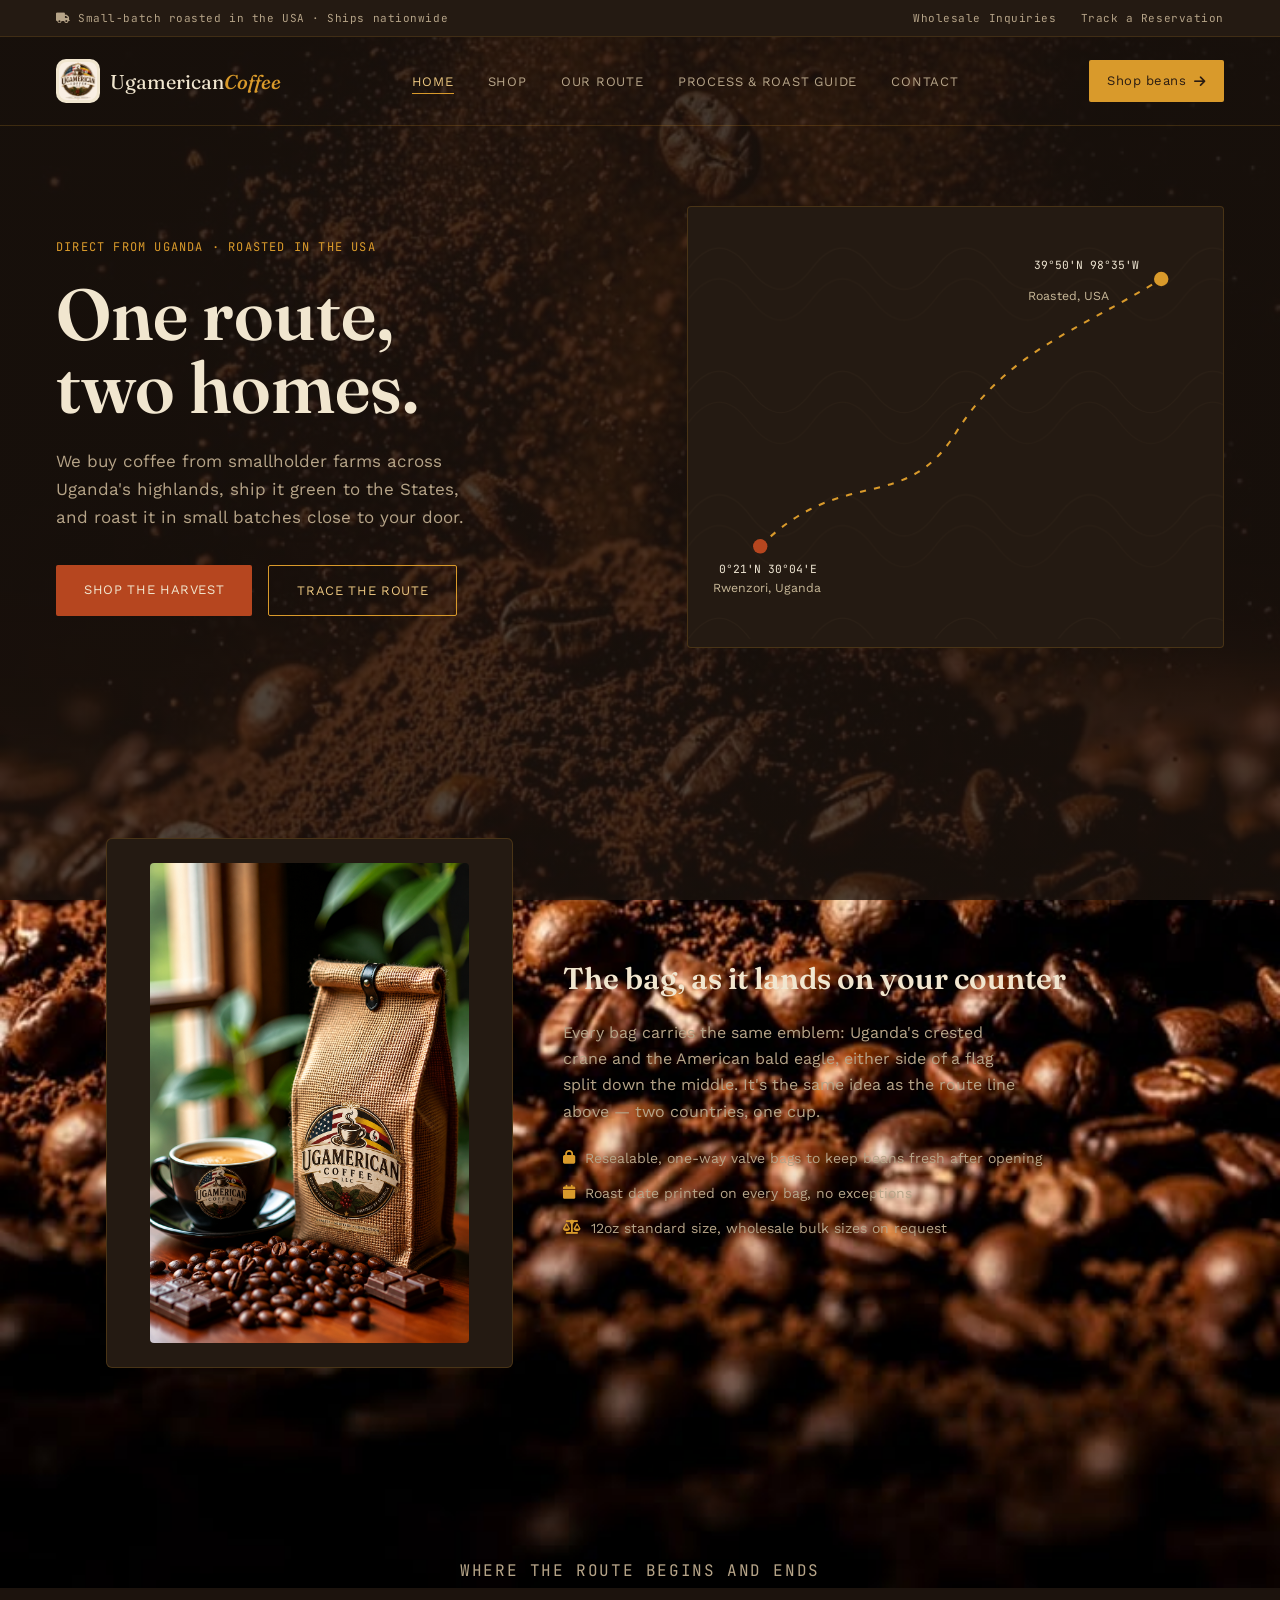
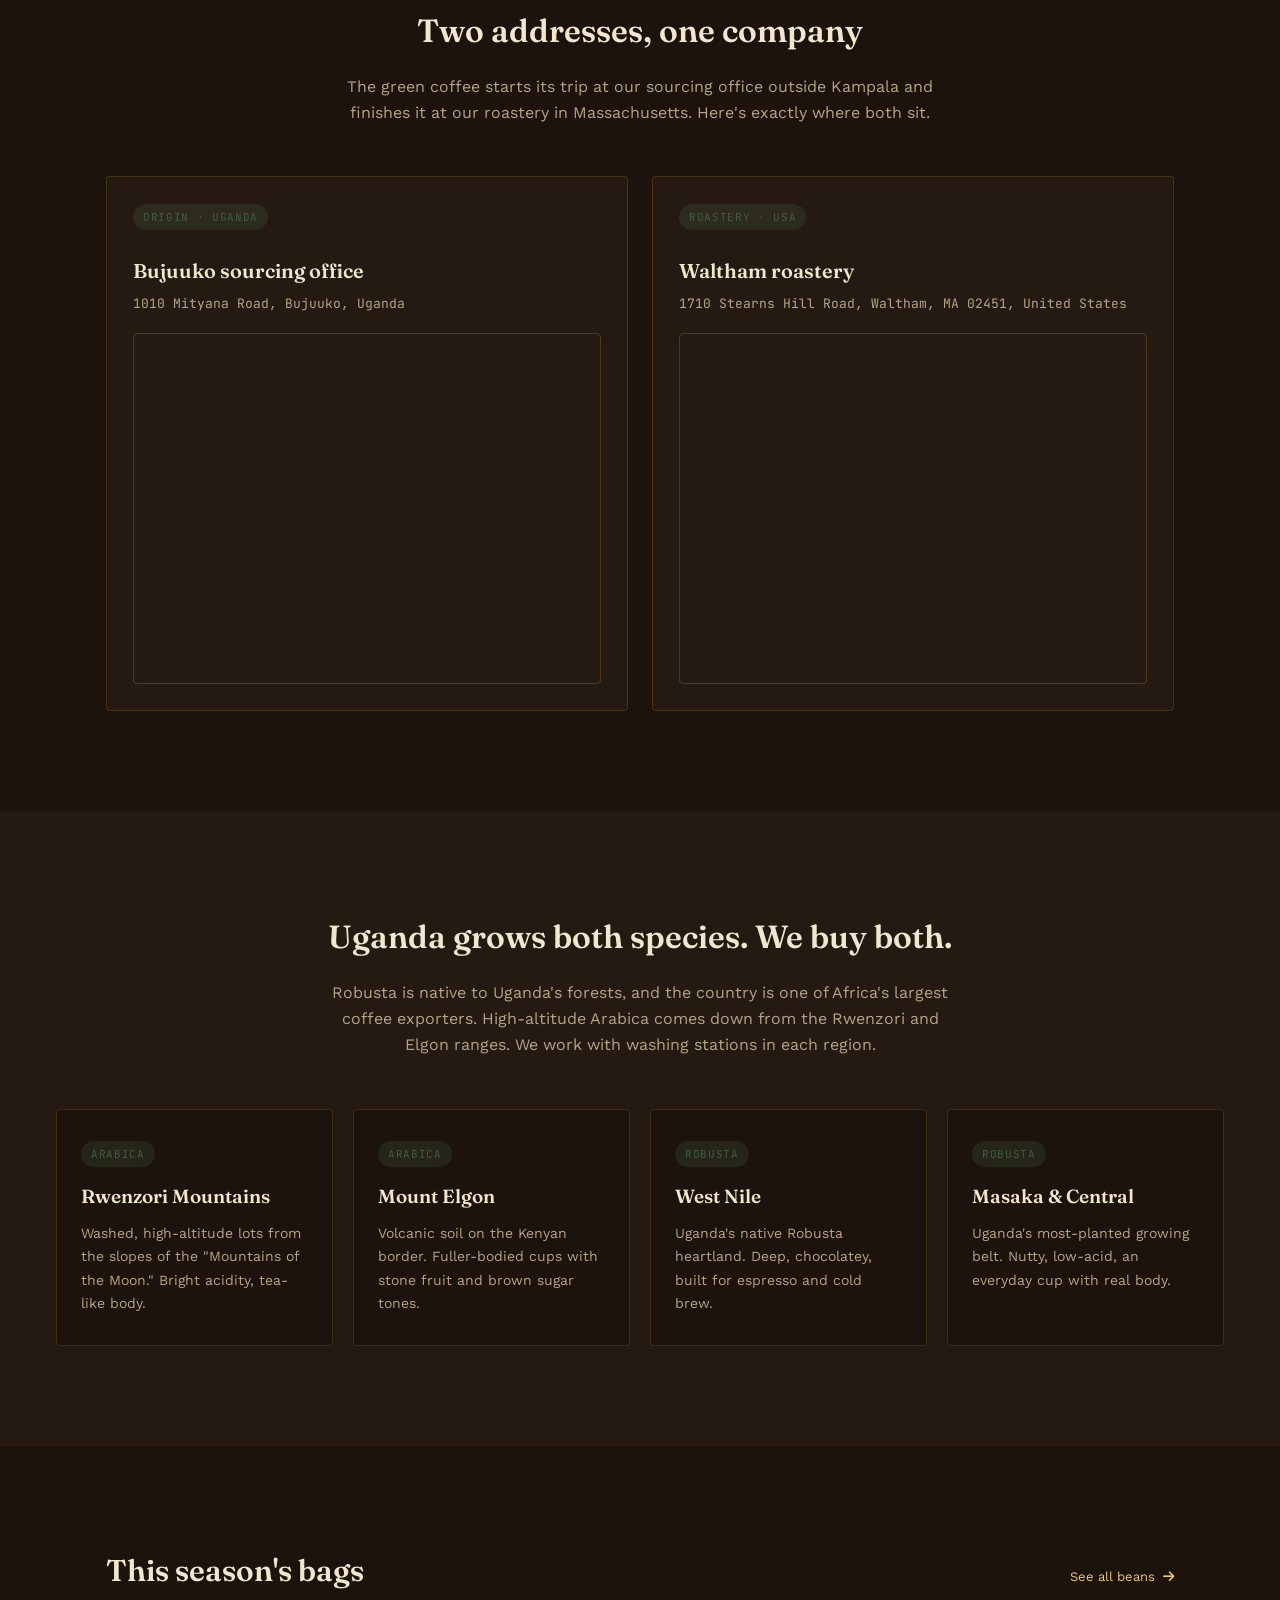
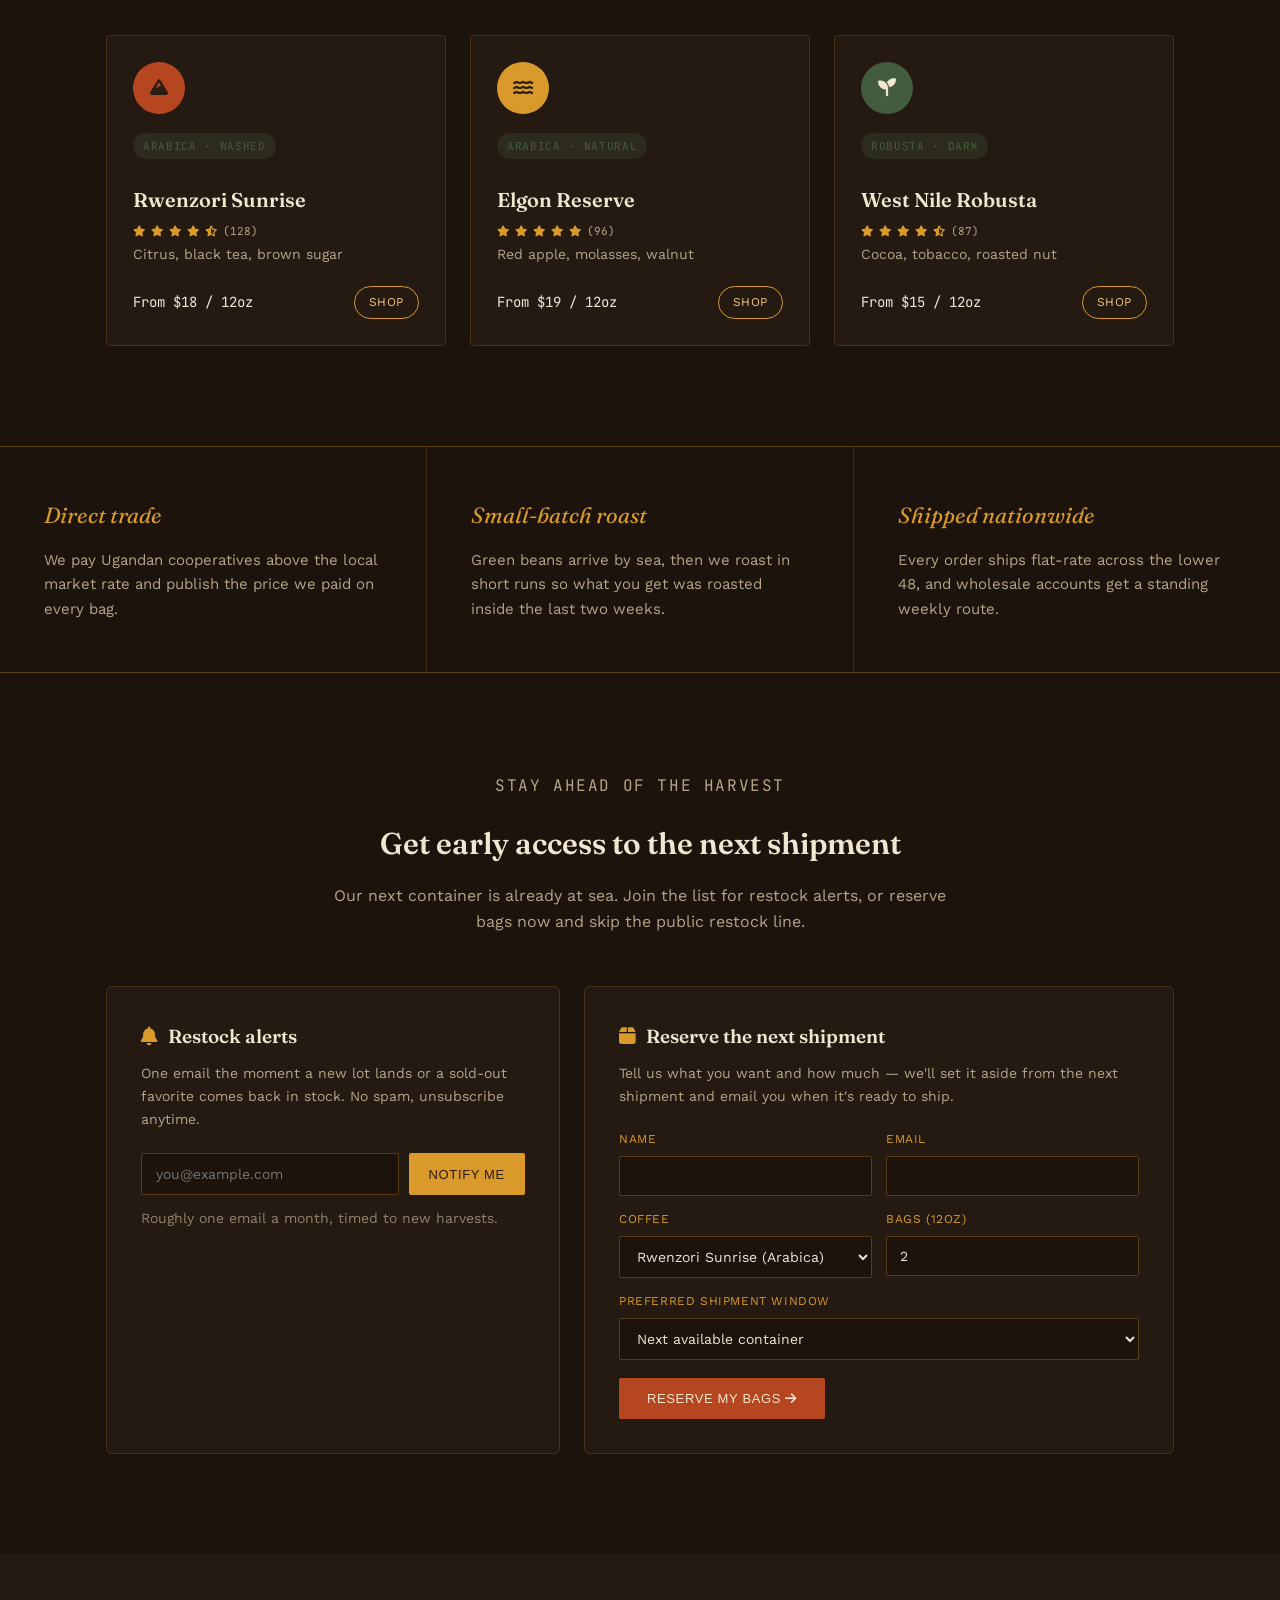
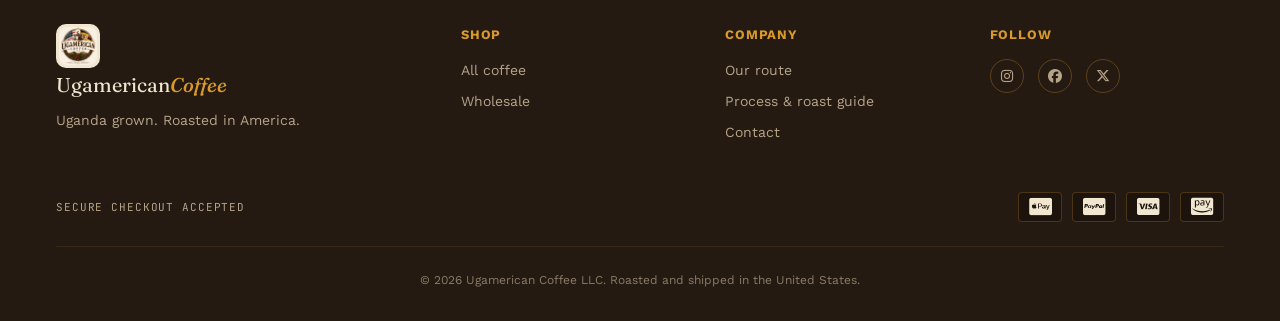
<file: index.html>
<!DOCTYPE HTML>
<html lang="en">
<head>
<meta charset="utf-8">
<meta name="viewport" content="width=device-width, initial-scale=1.0">
<title>Ugamerican Coffee Co. — Ugandan Coffee, Roasted in America</title>
<meta name="description" content="Single-origin coffee grown in Uganda, imported and roasted in the United States by Ugamerican Coffee LLC.">

<link rel="preconnect" href="https://fonts.googleapis.com">
<link rel="preconnect" href="https://fonts.gstatic.com" crossorigin>
<link href="https://fonts.googleapis.com/css2?family=Fraunces:ital,opsz,wght@0,9..144,400;0,9..144,600;1,9..144,500&family=Work+Sans:wght@300;400;500;600&family=JetBrains+Mono:wght@400;500&display=swap" rel="stylesheet">
<link rel="stylesheet" href="https://cdnjs.cloudflare.com/ajax/libs/font-awesome/6.7.2/css/all.min.css">
<link rel="icon" href="Image/logo.jpeg">
<link rel="stylesheet" href="style.css">
</head>
<body>

<header>
    <div class="topbar">
        <span><i class="fa-solid fa-truck"></i> Small-batch roasted in the USA · Ships nationwide</span>
        <div class="topbar-links">
            <a href="contact.html">Wholesale Inquiries</a>
            <a href="index.html#notify">Track a Reservation</a>
        </div>
    </div>
    <nav class="navbar">
        <a href="index.html" class="brand">
            <span class="logo-chip">
                <img src="Image/logo.jpeg" alt="Ugamerican Coffee LLC — rooted in Uganda, inspired by America">
            </span>
            <span class="brand-text">Ugamerican<em>Coffee</em></span>
        </a>
        <ul id="nav-links">
            <li><a href="index.html" class="active">Home</a></li>
            <li><a href="shop.html">Shop</a></li>
            <li><a href="about.html">Our Route</a></li>
            <li><a href="process.html">Process &amp; Roast Guide</a></li>
            <li><a href="contact.html">Contact</a></li>
        </ul>
        <button class="hamburger" id="hamburger" aria-label="Toggle menu" aria-expanded="false" aria-controls="nav-links"><span></span><span></span><span></span></button>
        <a href="shop.html" class="nav-cta">Shop beans <i class="fa-solid fa-arrow-right"></i></a>
    </nav>
</header>

<!-- HERO -->
<section class="hero">
    <div class="hero-copy">
        <p class="eyebrow">Direct from Uganda · Roasted in the USA</p>
        <h1>One route,<br>two homes.</h1>
        <p class="lede">We buy coffee from smallholder farms across Uganda's
        highlands, ship it green to the States, and roast it in small
        batches close to your door.</p>
        <div class="hero-actions">
            <a href="shop.html" class="btn-solid">Shop the harvest</a>
            <a href="about.html" class="btn-line">Trace the route</a>
        </div>
    </div>

    <div class="hero-route" aria-hidden="true">
        <svg viewBox="0 0 520 420" width="100%" height="100%">
            <defs>
                <pattern id="topo" width="120" height="120" patternUnits="userSpaceOnUse">
                    <path d="M0 60 Q30 20 60 60 T120 60" fill="none" stroke="#3a2c1c" stroke-width="1" opacity="0.35"/>
                    <path d="M0 90 Q30 50 60 90 T120 90" fill="none" stroke="#3a2c1c" stroke-width="1" opacity="0.25"/>
                </pattern>
            </defs>
            <rect width="520" height="420" fill="url(#topo)"/>
            <path id="route-path" d="M70 330 C 150 250, 210 300, 260 220 S 380 120, 460 70" fill="none" stroke="#d99a2b" stroke-width="2" stroke-dasharray="6 8"/>
            <circle cx="70" cy="330" r="7" fill="#b6461f"/>
            <circle cx="460" cy="70" r="7" fill="#d99a2b"/>
            <text x="30" y="356" font-family="JetBrains Mono, monospace" font-size="11" fill="#efe6d3">0°21'N 30°04'E</text>
            <text x="336" y="60" font-family="JetBrains Mono, monospace" font-size="11" fill="#efe6d3">39°50'N 98°35'W</text>
            <text x="24" y="374" font-family="Work Sans, sans-serif" font-size="12" fill="#c8b898">Rwenzori, Uganda</text>
            <text x="330" y="90" font-family="Work Sans, sans-serif" font-size="12" fill="#c8b898">Roasted, USA</text>
        </svg>
    </div>
</section>

<!-- PACKAGING -->
<section class="packaging">
    <div class="packaging-image">
        <img src="Image/BRAND-1.png" alt="Ugamerican Coffee burlap bag with the Uganda-USA flag emblem, beside a branded cup and dark chocolate">
    </div>
    <div class="packaging-copy">
        <h2>The bag, as it lands on your counter</h2>
        <p>Every bag carries the same emblem: Uganda's crested crane and
        the American bald eagle, either side of a flag split down the
        middle. It's the same idea as the route line above — two
        countries, one cup.</p>
        <ul>
            <li><i class="fa-solid fa-lock"></i> Resealable, one-way valve bags to keep beans fresh after opening</li>
            <li><i class="fa-solid fa-calendar"></i> Roast date printed on every bag, no exceptions</li>
            <li><i class="fa-solid fa-scale-balanced"></i> 12oz standard size, wholesale bulk sizes on request</li>
        </ul>
    </div>
</section>

<!-- LOCATIONS -->
<section class="locations">
    <div class="locations-head">
        <p class="eyebrow">Where the route begins and ends</p>
        <h2>Two addresses, one company</h2>
        <p>The green coffee starts its trip at our sourcing office outside Kampala and finishes it at our roastery in Massachusetts. Here's exactly where both sit.</p>
    </div>
    <div class="locations-grid">
        <div class="location-card">
            <span class="tag">Origin · Uganda</span>
            <h3>Bujuuko sourcing office</h3>
            <p class="addr">1010 Mityana Road, Bujuuko, Uganda</p>
            <div class="map-frame">
                <iframe
                    src="https://www.google.com/maps?q=1010+Mityana+Road,+Bujuuko,+Uganda&output=embed"
                    loading="lazy"
                    referrerpolicy="no-referrer-when-downgrade"
                    title="Map of Ugamerican Coffee's Uganda sourcing office">
                </iframe>
            </div>
        </div>
        <div class="location-card">
            <span class="tag">Roastery · USA</span>
            <h3>Waltham roastery</h3>
            <p class="addr">1710 Stearns Hill Road, Waltham, MA 02451, United States</p>
            <div class="map-frame">
                <iframe
                    src="https://www.google.com/maps?q=1710+Stearns+Hill+Road,+Waltham,+MA+02451&output=embed"
                    loading="lazy"
                    referrerpolicy="no-referrer-when-downgrade"
                    title="Map of Ugamerican Coffee's Waltham roastery">
                </iframe>
            </div>
        </div>
    </div>
</section>

<!-- ORIGIN STRIP -->
<section class="origins">
    <div class="origins-head">
        <h2>Uganda grows both species. We buy both.</h2>
        <p>Robusta is native to Uganda's forests, and the country is one of
        Africa's largest coffee exporters. High-altitude Arabica comes down
        from the Rwenzori and Elgon ranges. We work with washing stations
        in each region.</p>
    </div>
    <div class="origin-grid">
        <div class="origin-card">
            <span class="tag">Arabica</span>
            <h3>Rwenzori Mountains</h3>
            <p>Washed, high-altitude lots from the slopes of the
            "Mountains of the Moon." Bright acidity, tea-like body.</p>
        </div>
        <div class="origin-card">
            <span class="tag">Arabica</span>
            <h3>Mount Elgon</h3>
            <p>Volcanic soil on the Kenyan border. Fuller-bodied cups with
            stone fruit and brown sugar tones.</p>
        </div>
        <div class="origin-card">
            <span class="tag">Robusta</span>
            <h3>West Nile</h3>
            <p>Uganda's native Robusta heartland. Deep, chocolatey, built
            for espresso and cold brew.</p>
        </div>
        <div class="origin-card">
            <span class="tag">Robusta</span>
            <h3>Masaka &amp; Central</h3>
            <p>Uganda's most-planted growing belt. Nutty, low-acid, an
            everyday cup with real body.</p>
        </div>
    </div>
</section>

<!-- FEATURED PRODUCTS -->
<section class="featured">
    <div class="featured-head">
        <h2>This season's bags</h2>
        <a href="shop.html" class="see-all">See all beans <i class="fa-solid fa-arrow-right"></i></a>
    </div>
    <div class="product-row">
        <article class="product-card">
            <div class="bag" data-tone="clay"><i class="fa-solid fa-mountain"></i></div>
            <span class="tag">Arabica · Washed</span>
            <h3>Rwenzori Sunrise</h3>
            <div class="stars"><i class="fa-solid fa-star"></i><i class="fa-solid fa-star"></i><i class="fa-solid fa-star"></i><i class="fa-solid fa-star"></i><i class="fa-solid fa-star-half-stroke"></i><span>(128)</span></div>
            <p class="notes">Citrus, black tea, brown sugar</p>
            <div class="price-row"><span>From $18 / 12oz</span><a href="shop.html" class="add">Shop</a></div>
        </article>
        <article class="product-card">
            <div class="bag" data-tone="ochre"><i class="fa-solid fa-water"></i></div>
            <span class="tag">Arabica · Natural</span>
            <h3>Elgon Reserve</h3>
            <div class="stars"><i class="fa-solid fa-star"></i><i class="fa-solid fa-star"></i><i class="fa-solid fa-star"></i><i class="fa-solid fa-star"></i><i class="fa-solid fa-star"></i><span>(96)</span></div>
            <p class="notes">Red apple, molasses, walnut</p>
            <div class="price-row"><span>From $19 / 12oz</span><a href="shop.html" class="add">Shop</a></div>
        </article>
        <article class="product-card">
            <div class="bag" data-tone="leaf"><i class="fa-solid fa-seedling"></i></div>
            <span class="tag">Robusta · Dark</span>
            <h3>West Nile Robusta</h3>
            <div class="stars"><i class="fa-solid fa-star"></i><i class="fa-solid fa-star"></i><i class="fa-solid fa-star"></i><i class="fa-solid fa-star"></i><i class="fa-solid fa-star-half-stroke"></i><span>(87)</span></div>
            <p class="notes">Cocoa, tobacco, roasted nut</p>
            <div class="price-row"><span>From $15 / 12oz</span><a href="shop.html" class="add">Shop</a></div>
        </article>
    </div>
</section>

<!-- WHY -->
<section class="why">
    <div class="why-item">
        <span class="num">Direct trade</span>
        <p>We pay Ugandan cooperatives above the local market rate and
        publish the price we paid on every bag.</p>
    </div>
    <div class="why-item">
        <span class="num">Small-batch roast</span>
        <p>Green beans arrive by sea, then we roast in short runs so what
        you get was roasted inside the last two weeks.</p>
    </div>
    <div class="why-item">
        <span class="num">Shipped nationwide</span>
        <p>Every order ships flat-rate across the lower 48, and wholesale
        accounts get a standing weekly route.</p>
    </div>
</section>

<!-- SUBSCRIBE & RESERVE -->
<section class="subscribe" id="notify">
    <div class="subscribe-head">
        <p class="eyebrow">Stay ahead of the harvest</p>
        <h2>Get early access to the next shipment</h2>
        <p>Our next container is already at sea. Join the list for restock
        alerts, or reserve bags now and skip the public restock line.</p>
    </div>
    <div class="subscribe-grid">

        <div class="subscribe-card">
            <h3><i class="fa-solid fa-bell"></i> Restock alerts</h3>
            <p>One email the moment a new lot lands or a sold-out favorite
            comes back in stock. No spam, unsubscribe anytime.</p>
            <form class="inline-form" onsubmit="event.preventDefault(); this.querySelector('button').textContent='Subscribed';">
                <input type="email" placeholder="you@example.com" required aria-label="Email address">
                <button type="submit">Notify me</button>
            </form>
            <p class="subscribe-note">Roughly one email a month, timed to new harvests.</p>
        </div>

        <div class="subscribe-card">
            <h3><i class="fa-solid fa-box"></i> Reserve the next shipment</h3>
            <p>Tell us what you want and how much — we'll set it aside from
            the next shipment and email you when it's ready to ship.</p>
            <form class="reserve-form" onsubmit="event.preventDefault(); this.querySelector('button').textContent='Reserved — we\'ll be in touch';">
                <div class="form-row">
                    <div>
                        <label for="r-name">Name</label>
                        <input id="r-name" type="text" required>
                    </div>
                    <div>
                        <label for="r-email">Email</label>
                        <input id="r-email" type="email" required>
                    </div>
                </div>
                <div class="form-row">
                    <div>
                        <label for="r-lot">Coffee</label>
                        <select id="r-lot">
                            <option>Rwenzori Sunrise (Arabica)</option>
                            <option>Elgon Reserve (Arabica)</option>
                            <option>Kanungu Peaberry (Arabica)</option>
                            <option>West Nile Robusta</option>
                            <option>Masaka Estate (Robusta)</option>
                            <option>Ugamerican House Blend</option>
                            <option>Not sure yet</option>
                        </select>
                    </div>
                    <div>
                        <label for="r-qty">Bags (12oz)</label>
                        <input id="r-qty" type="number" min="1" value="2">
                    </div>
                </div>
                <div>
                    <label for="r-window">Preferred shipment window</label>
                    <select id="r-window">
                        <option>Next available container</option>
                        <option>4–6 weeks out</option>
                        <option>8+ weeks out</option>
                    </select>
                </div>
                <button type="submit">Reserve my bags <i class="fa-solid fa-arrow-right"></i></button>
            </form>
        </div>

    </div>
</section>

<footer>
    <div class="foot-grid">
        <div>
            <span class="logo-chip"><img src="Image/logo.jpeg" alt="Ugamerican Coffee LLC logo"></span>
            <span class="brand-text">Ugamerican<em>Coffee</em></span>
            <p>Uganda grown. Roasted in America.</p>
        </div>
        <div>
            <h4>Shop</h4>
            <a href="shop.html">All coffee</a>
            <a href="shop.html">Wholesale</a>
        </div>
        <div>
            <h4>Company</h4>
            <a href="about.html">Our route</a>
            <a href="process.html">Process &amp; roast guide</a>
            <a href="contact.html">Contact</a>
        </div>
        <div>
            <h4>Follow</h4>
            <div class="socials">
                <a href="#" aria-label="Instagram"><i class="fab fa-instagram"></i></a>
                <a href="#" aria-label="Facebook"><i class="fab fa-facebook"></i></a>
                <a href="#" aria-label="X"><i class="fab fa-x-twitter"></i></a>
            </div>
        </div>
    </div>
    <div class="payments">
        <span class="payments-label">Secure checkout accepted</span>
        <div class="payment-icons">
            <i class="fa-brands fa-cc-apple-pay" title="Apple Pay" aria-label="Apple Pay"></i>
            <i class="fa-brands fa-cc-paypal" title="PayPal" aria-label="PayPal"></i>
            <i class="fa-brands fa-cc-visa" title="Visa" aria-label="Visa"></i>
            <i class="fa-brands fa-cc-amazon-pay" title="Amazon Pay" aria-label="Amazon Pay"></i>
        </div>
    </div>
    <p class="copy">© 2026 Ugamerican Coffee LLC. Roasted and shipped in the United States.</p>
</footer>

<script src="script.js"></script>
</body>
</html>
</file>
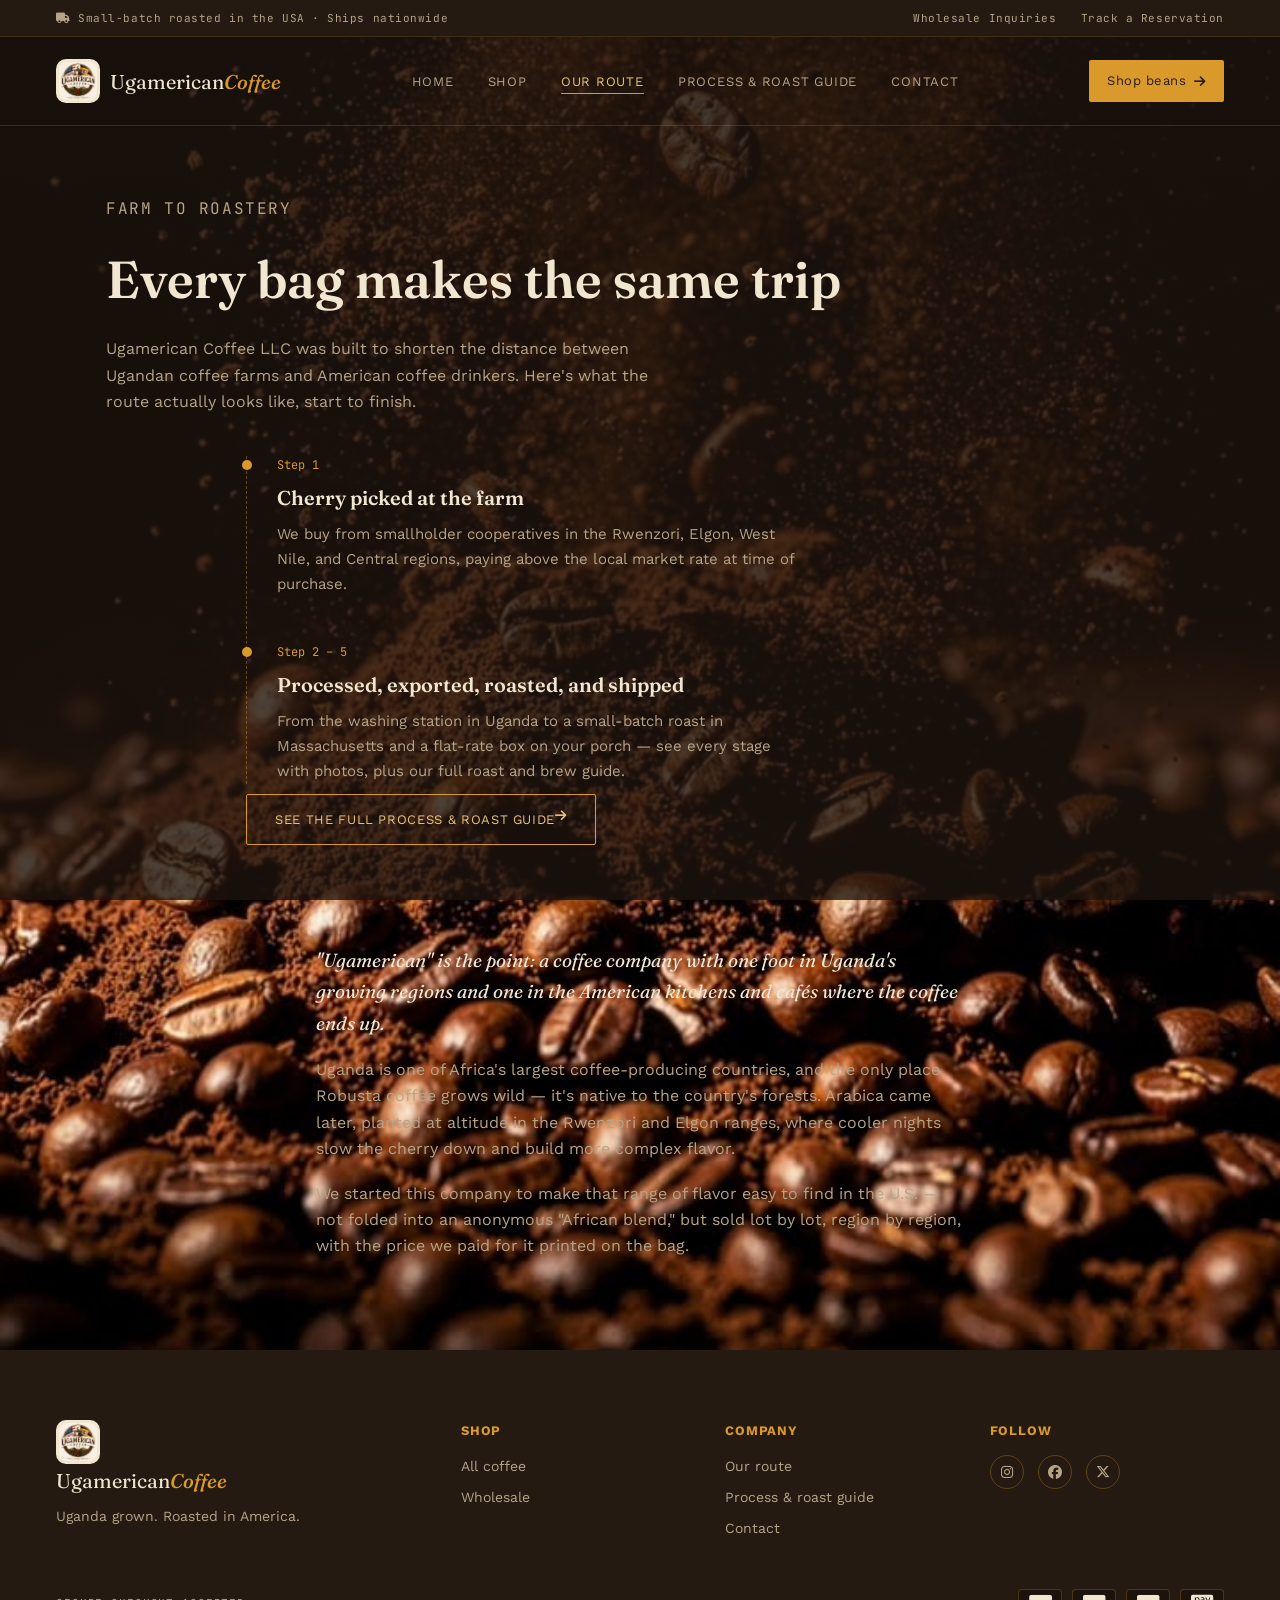
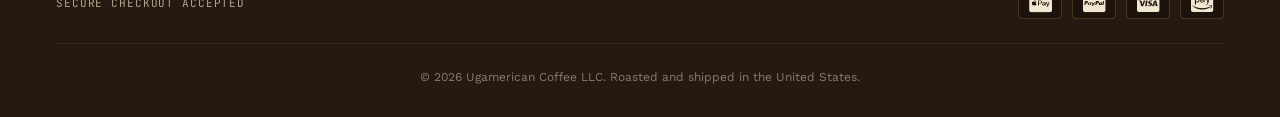
<file: about.html>
<!DOCTYPE HTML>
<html lang="en">
<head>
<meta charset="utf-8">
<meta name="viewport" content="width=device-width, initial-scale=1.0">
<title>Our Route — Ugamerican Coffee Co.</title>

<link rel="preconnect" href="https://fonts.googleapis.com">
<link rel="preconnect" href="https://fonts.gstatic.com" crossorigin>
<link href="https://fonts.googleapis.com/css2?family=Fraunces:ital,opsz,wght@0,9..144,400;0,9..144,600;1,9..144,500&family=Work+Sans:wght@300;400;500;600&family=JetBrains+Mono:wght@400;500&display=swap" rel="stylesheet">
<link rel="stylesheet" href="https://cdnjs.cloudflare.com/ajax/libs/font-awesome/6.7.2/css/all.min.css">
<link rel="icon" href="Image/logo.jpeg">
<link rel="stylesheet" href="style.css">
</head>
<body>

<header>
    <div class="topbar">
        <span><i class="fa-solid fa-truck"></i> Small-batch roasted in the USA · Ships nationwide</span>
        <div class="topbar-links">
            <a href="contact.html">Wholesale Inquiries</a>
            <a href="index.html#notify">Track a Reservation</a>
        </div>
    </div>
    <nav class="navbar">
        <a href="index.html" class="brand">
            <span class="logo-chip">
                <img src="Image/logo.jpeg" alt="Ugamerican Coffee LLC — rooted in Uganda, inspired by America">
            </span>
            <span class="brand-text">Ugamerican<em>Coffee</em></span>
        </a>
        <ul id="nav-links">
            <li><a href="index.html">Home</a></li>
            <li><a href="shop.html">Shop</a></li>
            <li><a href="about.html" class="active">Our Route</a></li>
            <li><a href="process.html">Process &amp; Roast Guide</a></li>
            <li><a href="contact.html">Contact</a></li>
        </ul>
        <button class="hamburger" id="hamburger" aria-label="Toggle menu" aria-expanded="false" aria-controls="nav-links"><span></span><span></span><span></span></button>
        <a href="shop.html" class="nav-cta">Shop beans <i class="fa-solid fa-arrow-right"></i></a>
    </nav>
</header>

<section class="page-hero">
    <p class="eyebrow">Farm to roastery</p>
    <h1>Every bag makes the same trip</h1>
    <p>Ugamerican Coffee LLC was built to shorten the distance between
    Ugandan coffee farms and American coffee drinkers. Here's what the
    route actually looks like, start to finish.</p>
</section>

<div class="route-line">
    <div class="timeline">
        <div class="timeline-step">
            <span class="coord">Step 1</span>
            <h3>Cherry picked at the farm</h3>
            <p>We buy from smallholder cooperatives in the Rwenzori, Elgon,
            West Nile, and Central regions, paying above the local market
            rate at time of purchase.</p>
        </div>
        <div class="timeline-step">
            <span class="coord">Step 2 – 5</span>
            <h3>Processed, exported, roasted, and shipped</h3>
            <p>From the washing station in Uganda to a small-batch roast in
            Massachusetts and a flat-rate box on your porch — see every
            stage with photos, plus our full roast and brew guide.</p>
        </div>
    </div>
    <a href="process.html" class="btn-line" style="display:inline-flex;margin-top:10px;">See the full process &amp; roast guide <i class="fa-solid fa-arrow-right"></i></a>
</div>

<div class="about-block">
    <p>"Ugamerican" is the point: a coffee company with one foot in Uganda's
    growing regions and one in the American kitchens and cafés where the
    coffee ends up.</p>
    <p>Uganda is one of Africa's largest coffee-producing countries, and the
    only place Robusta coffee grows wild — it's native to the country's
    forests. Arabica came later, planted at altitude in the Rwenzori and
    Elgon ranges, where cooler nights slow the cherry down and build more
    complex flavor.</p>
    <p>We started this company to make that range of flavor easy to find in
    the U.S. — not folded into an anonymous "African blend," but sold lot
    by lot, region by region, with the price we paid for it printed on
    the bag.</p>
</div>

<footer>
    <div class="foot-grid">
        <div>
            <span class="logo-chip"><img src="Image/logo.jpeg" alt="Ugamerican Coffee LLC logo"></span>
            <span class="brand-text">Ugamerican<em>Coffee</em></span>
            <p>Uganda grown. Roasted in America.</p>
        </div>
        <div>
            <h4>Shop</h4>
            <a href="shop.html">All coffee</a>
            <a href="contact.html">Wholesale</a>
        </div>
        <div>
            <h4>Company</h4>
            <a href="about.html">Our route</a>
            <a href="process.html">Process &amp; roast guide</a>
            <a href="contact.html">Contact</a>
        </div>
        <div>
            <h4>Follow</h4>
            <div class="socials">
                <a href="#" aria-label="Instagram"><i class="fab fa-instagram"></i></a>
                <a href="#" aria-label="Facebook"><i class="fab fa-facebook"></i></a>
                <a href="#" aria-label="X"><i class="fab fa-x-twitter"></i></a>
            </div>
        </div>
    </div>
    <div class="payments">
        <span class="payments-label">Secure checkout accepted</span>
        <div class="payment-icons">
            <i class="fa-brands fa-cc-apple-pay" title="Apple Pay" aria-label="Apple Pay"></i>
            <i class="fa-brands fa-cc-paypal" title="PayPal" aria-label="PayPal"></i>
            <i class="fa-brands fa-cc-visa" title="Visa" aria-label="Visa"></i>
            <i class="fa-brands fa-cc-amazon-pay" title="Amazon Pay" aria-label="Amazon Pay"></i>
        </div>
    </div>
    <p class="copy">© 2026 Ugamerican Coffee LLC. Roasted and shipped in the United States.</p>
</footer>

<script src="script.js"></script>
</body>
</html>
</file>
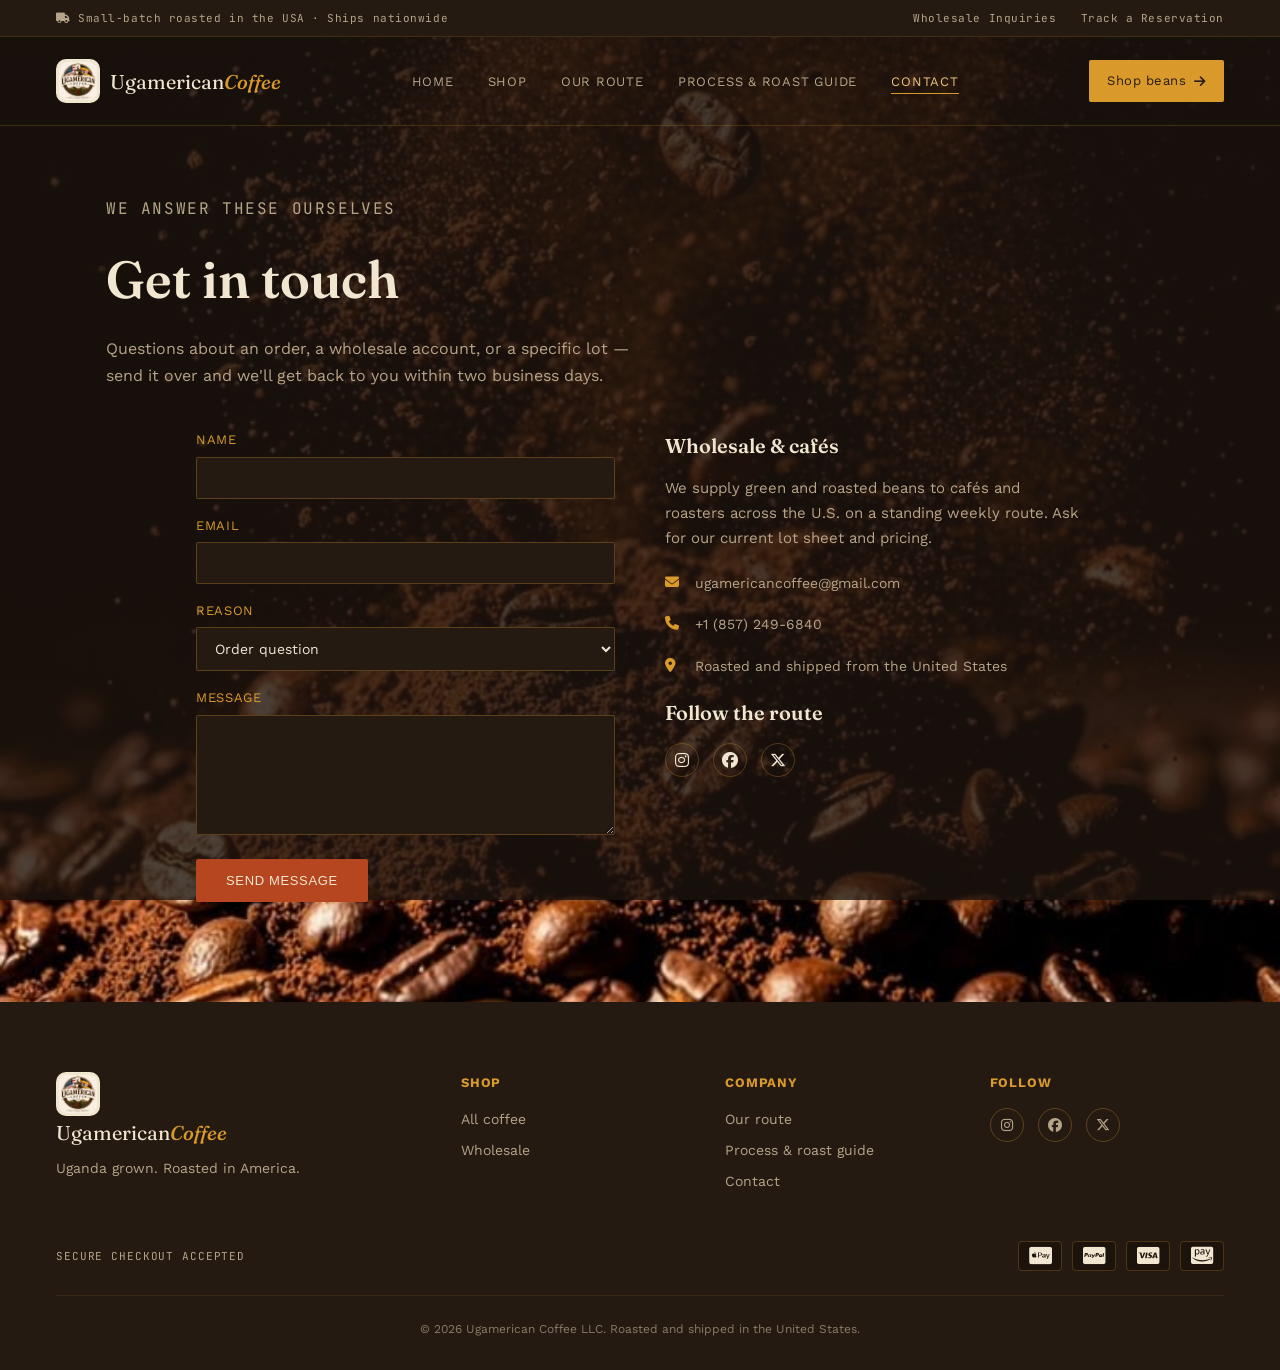
<file: contact.html>
<!DOCTYPE HTML>
<html lang="en">
<head>
<meta charset="utf-8">
<meta name="viewport" content="width=device-width, initial-scale=1.0">
<title>Contact — Ugamerican Coffee Co.</title>

<link rel="preconnect" href="https://fonts.googleapis.com">
<link rel="preconnect" href="https://fonts.gstatic.com" crossorigin>
<link href="https://fonts.googleapis.com/css2?family=Fraunces:ital,opsz,wght@0,9..144,400;0,9..144,600;1,9..144,500&family=Work+Sans:wght@300;400;500;600&family=JetBrains+Mono:wght@400;500&display=swap" rel="stylesheet">
<link rel="stylesheet" href="https://cdnjs.cloudflare.com/ajax/libs/font-awesome/6.7.2/css/all.min.css">
<link rel="icon" href="Image/logo.jpeg">
<link rel="stylesheet" href="style.css">
</head>
<body>

<header>
    <div class="topbar">
        <span><i class="fa-solid fa-truck"></i> Small-batch roasted in the USA · Ships nationwide</span>
        <div class="topbar-links">
            <a href="contact.html">Wholesale Inquiries</a>
            <a href="index.html#notify">Track a Reservation</a>
        </div>
    </div>
    <nav class="navbar">
        <a href="index.html" class="brand">
            <span class="logo-chip">
                <img src="Image/logo.jpeg" alt="Ugamerican Coffee LLC — rooted in Uganda, inspired by America">
            </span>
            <span class="brand-text">Ugamerican<em>Coffee</em></span>
        </a>
        <ul id="nav-links">
            <li><a href="index.html">Home</a></li>
            <li><a href="shop.html">Shop</a></li>
            <li><a href="about.html">Our Route</a></li>
            <li><a href="process.html">Process &amp; Roast Guide</a></li>
            <li><a href="contact.html" class="active">Contact</a></li>
        </ul>
        <button class="hamburger" id="hamburger" aria-label="Toggle menu" aria-expanded="false" aria-controls="nav-links"><span></span><span></span><span></span></button>
        <a href="shop.html" class="nav-cta">Shop beans <i class="fa-solid fa-arrow-right"></i></a>
    </nav>
</header>

<section class="page-hero">
    <p class="eyebrow">We answer these ourselves</p>
    <h1>Get in touch</h1>
    <p>Questions about an order, a wholesale account, or a specific lot —
    send it over and we'll get back to you within two business days.</p>
</section>

<div class="contact-wrap">
    <form class="contact-form" onsubmit="event.preventDefault(); this.querySelector('button').textContent='Sent';">
        <div>
            <label for="name">Name</label>
            <input id="name" type="text" required>
        </div>
        <div>
            <label for="email">Email</label>
            <input id="email" type="email" required>
        </div>
        <div>
            <label for="reason">Reason</label>
            <select id="reason">
                <option>Order question</option>
                <option>Wholesale / café account</option>
                <option>Press or partnership</option>
                <option>Something else</option>
            </select>
        </div>
        <div>
            <label for="message">Message</label>
            <textarea id="message" required></textarea>
        </div>
        <button type="submit">Send message</button>
    </form>

    <div class="contact-info">
        <h3>Wholesale &amp; cafés</h3>
        <p>We supply green and roasted beans to cafés and roasters across
        the U.S. on a standing weekly route. Ask for our current lot sheet
        and pricing.</p>

        <div class="row"><i class="fa-solid fa-envelope"></i><span>ugamericancoffee@gmail.com</span></div>
        <div class="row"><i class="fa-solid fa-phone"></i><span>+1 (857) 249-6840</span></div>
        <div class="row"><i class="fa-solid fa-location-dot"></i><span>Roasted and shipped from the United States</span></div>

        <h3>Follow the route</h3>
        <div class="socials">
            <a href="#" aria-label="Instagram"><i class="fab fa-instagram"></i></a>
            <a href="#" aria-label="Facebook"><i class="fab fa-facebook"></i></a>
            <a href="#" aria-label="X"><i class="fab fa-x-twitter"></i></a>
        </div>
    </div>
</div>

<footer>
    <div class="foot-grid">
        <div>
            <span class="logo-chip"><img src="Image/logo.jpeg" alt="Ugamerican Coffee LLC logo"></span>
            <span class="brand-text">Ugamerican<em>Coffee</em></span>
            <p>Uganda grown. Roasted in America.</p>
        </div>
        <div>
            <h4>Shop</h4>
            <a href="shop.html">All coffee</a>
            <a href="contact.html">Wholesale</a>
        </div>
        <div>
            <h4>Company</h4>
            <a href="about.html">Our route</a>
            <a href="process.html">Process &amp; roast guide</a>
            <a href="contact.html">Contact</a>
        </div>
        <div>
            <h4>Follow</h4>
            <div class="socials">
                <a href="#" aria-label="Instagram"><i class="fab fa-instagram"></i></a>
                <a href="#" aria-label="Facebook"><i class="fab fa-facebook"></i></a>
                <a href="#" aria-label="X"><i class="fab fa-x-twitter"></i></a>
            </div>
        </div>
    </div>
    <div class="payments">
        <span class="payments-label">Secure checkout accepted</span>
        <div class="payment-icons">
            <i class="fa-brands fa-cc-apple-pay" title="Apple Pay" aria-label="Apple Pay"></i>
            <i class="fa-brands fa-cc-paypal" title="PayPal" aria-label="PayPal"></i>
            <i class="fa-brands fa-cc-visa" title="Visa" aria-label="Visa"></i>
            <i class="fa-brands fa-cc-amazon-pay" title="Amazon Pay" aria-label="Amazon Pay"></i>
        </div>
    </div>
    <p class="copy">© 2026 Ugamerican Coffee LLC. Roasted and shipped in the United States.</p>
</footer>

<script src="script.js"></script>
</body>
</html>
</file>
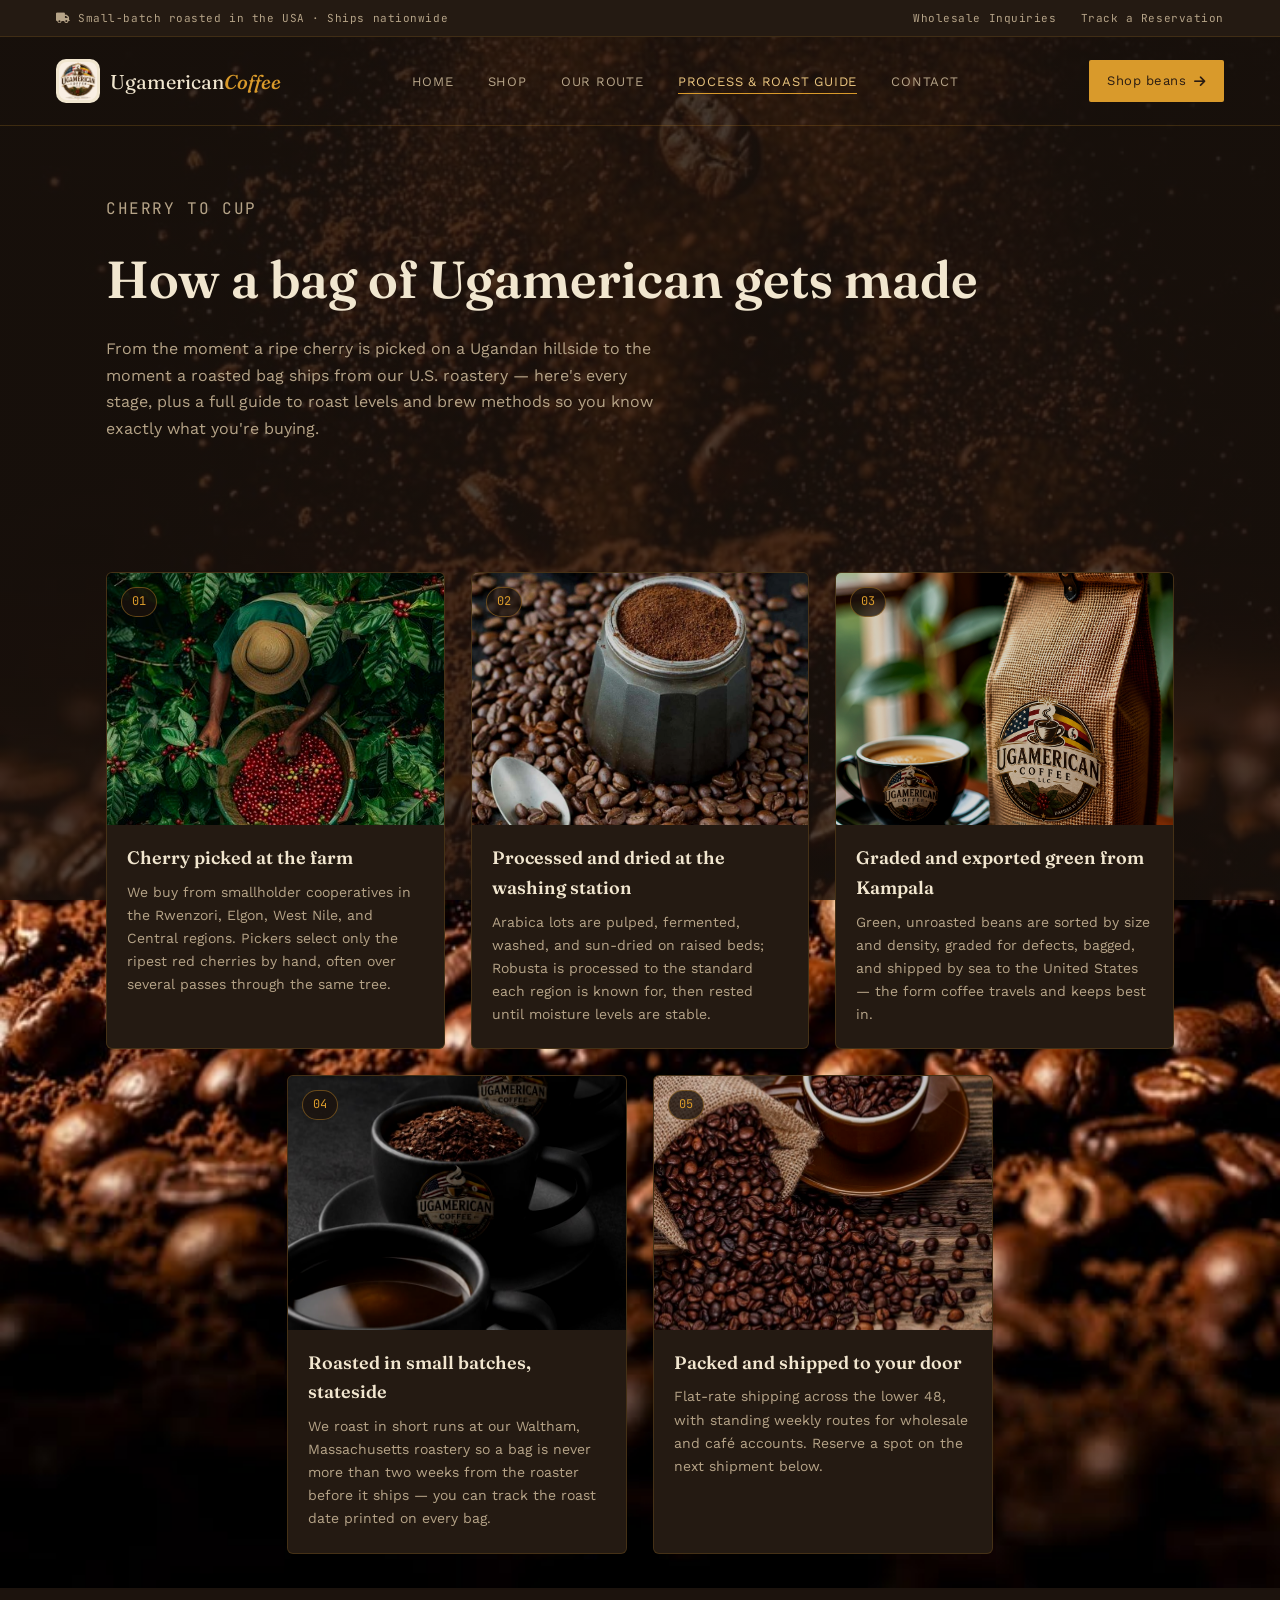
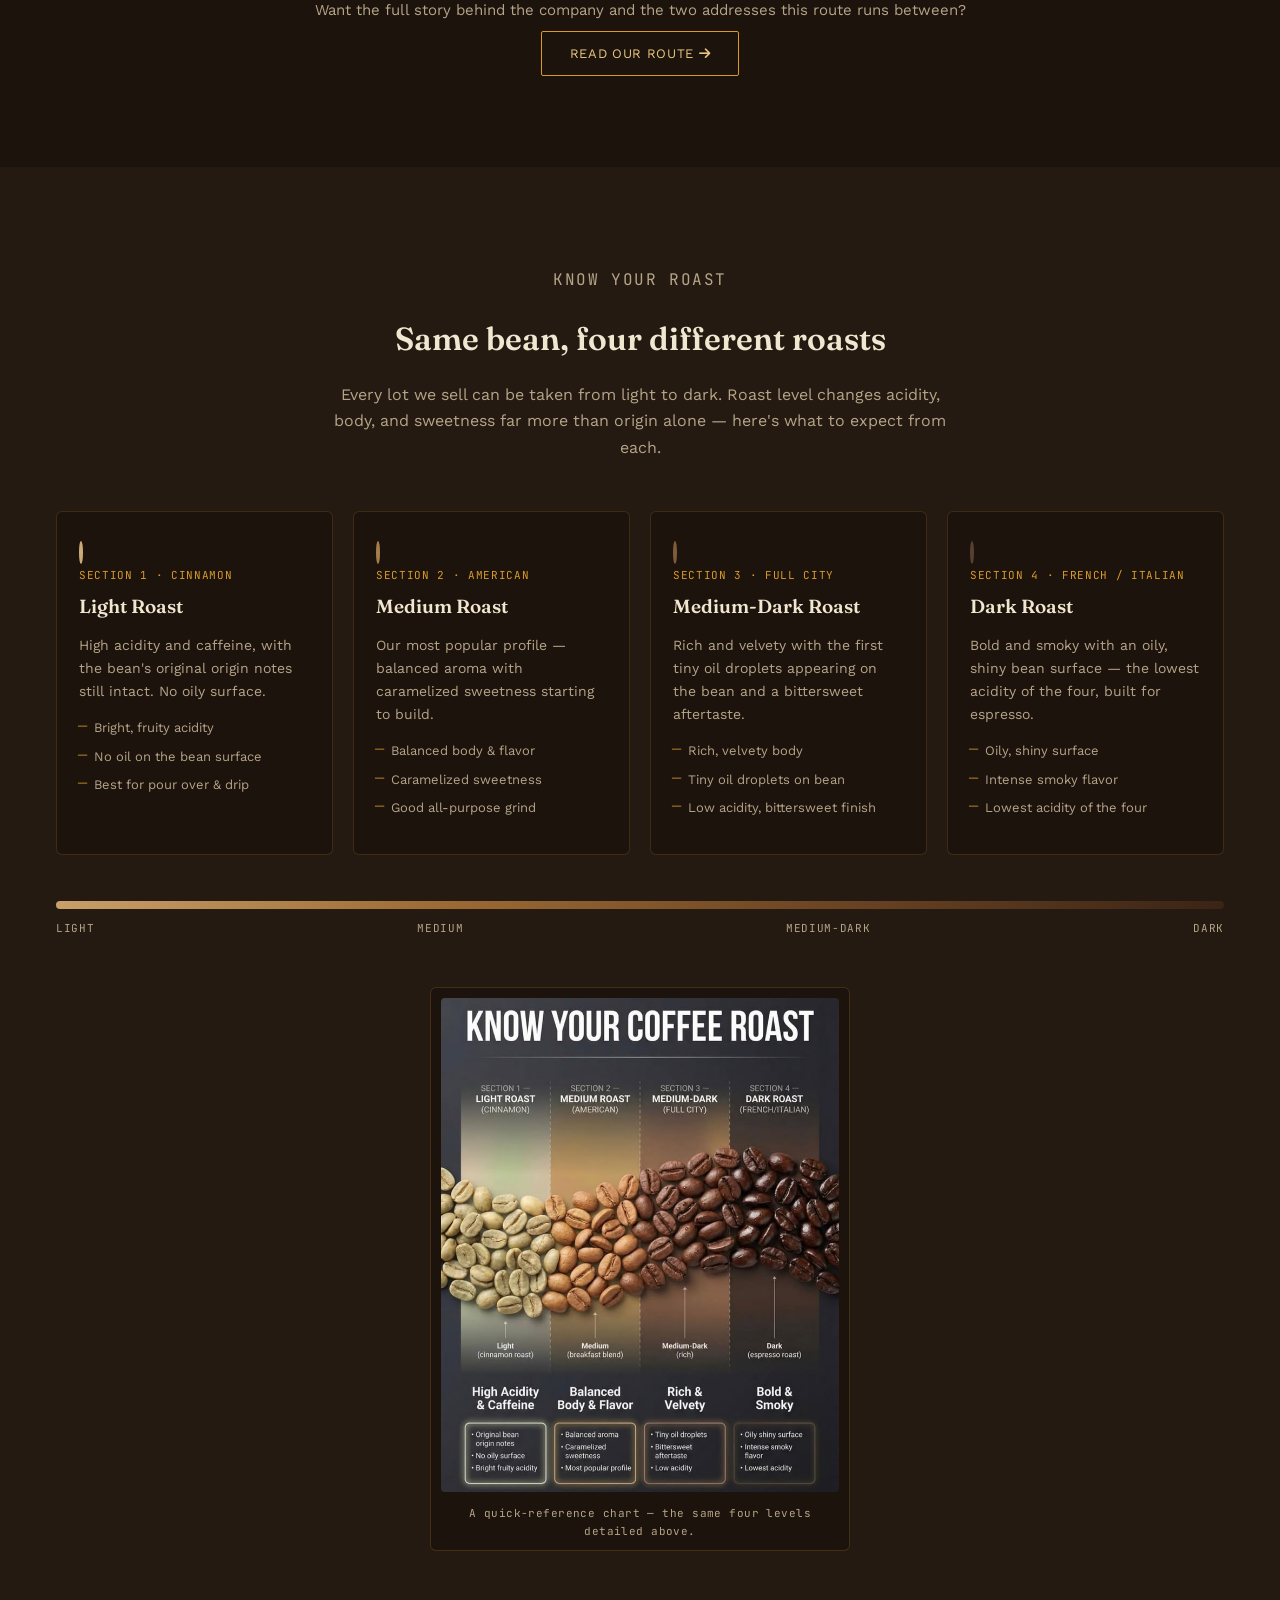
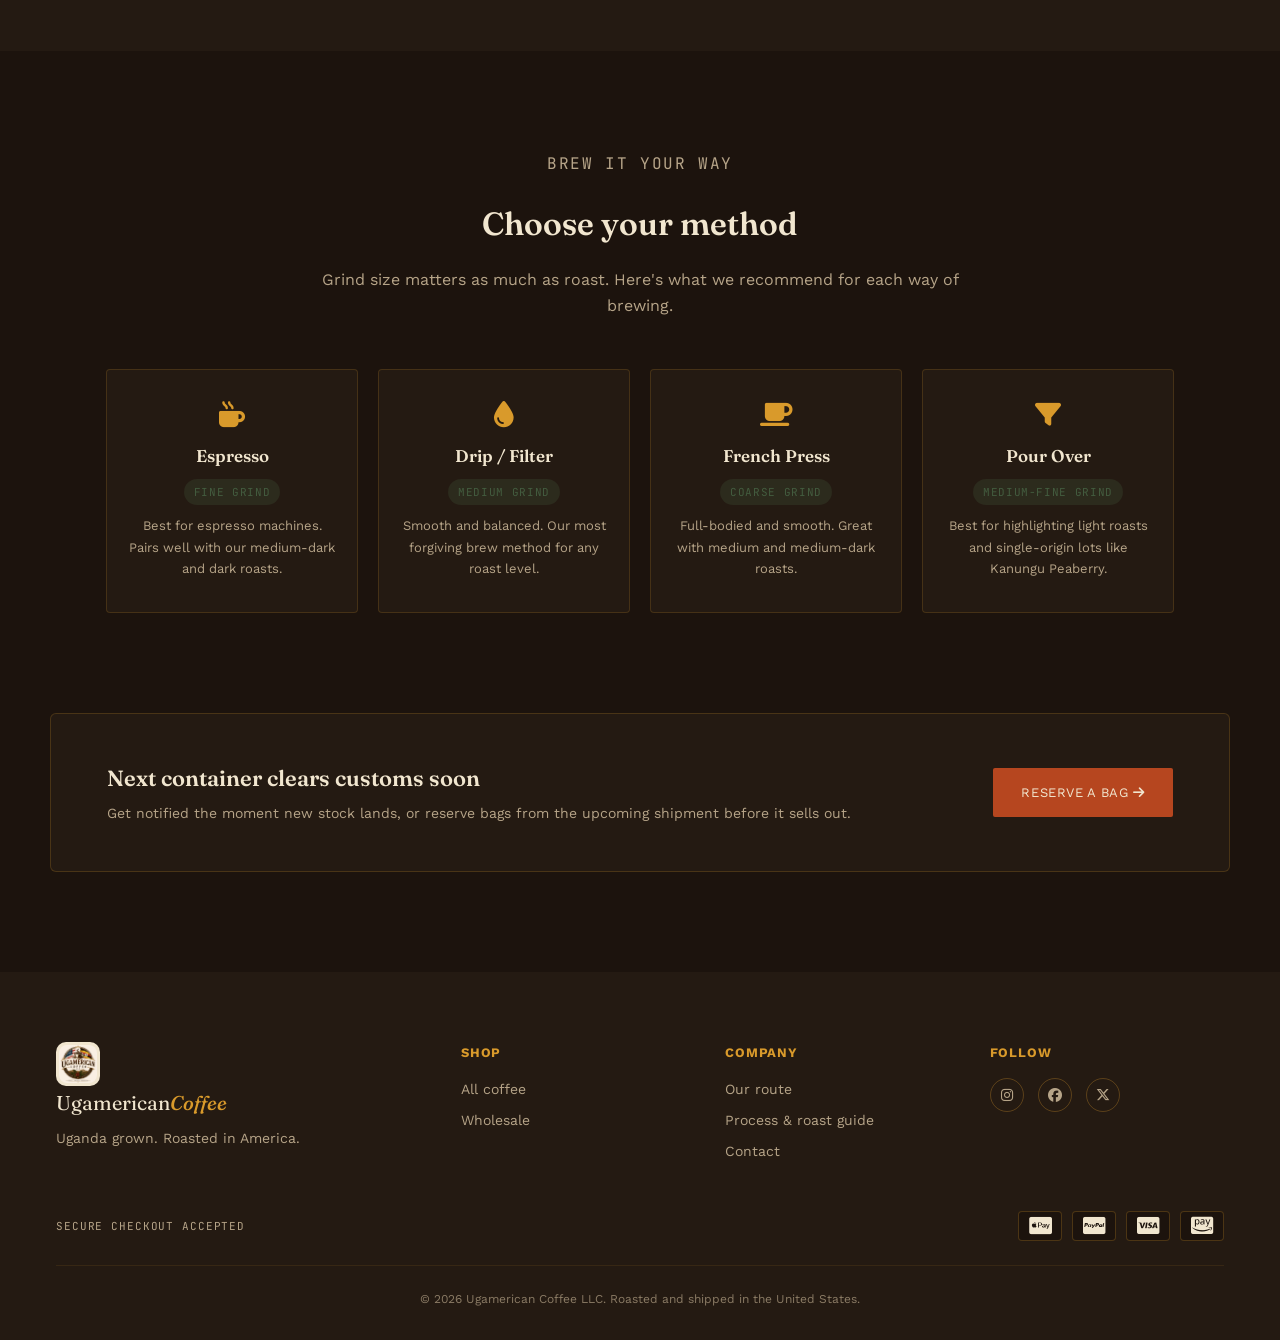
<file: process.html>
<!DOCTYPE HTML>
<html lang="en">
<head>
<meta charset="utf-8">
<meta name="viewport" content="width=device-width, initial-scale=1.0">
<title>Our Process &amp; Roast Guide — Ugamerican Coffee Co.</title>
<meta name="description" content="See how Ugamerican Coffee gets from Ugandan farms to your cup — harvesting, processing, roasting — plus a guide to every roast level and brew method.">

<link rel="preconnect" href="https://fonts.googleapis.com">
<link rel="preconnect" href="https://fonts.gstatic.com" crossorigin>
<link href="https://fonts.googleapis.com/css2?family=Fraunces:ital,opsz,wght@0,9..144,400;0,9..144,600;1,9..144,500&family=Work+Sans:wght@300;400;500;600&family=JetBrains+Mono:wght@400;500&display=swap" rel="stylesheet">
<link rel="stylesheet" href="https://cdnjs.cloudflare.com/ajax/libs/font-awesome/6.7.2/css/all.min.css">
<link rel="icon" href="Image/logo.jpeg">
<link rel="stylesheet" href="style.css">
</head>
<body>

<header>
    <div class="topbar">
        <span><i class="fa-solid fa-truck"></i> Small-batch roasted in the USA · Ships nationwide</span>
        <div class="topbar-links">
            <a href="contact.html">Wholesale Inquiries</a>
            <a href="index.html#notify">Track a Reservation</a>
        </div>
    </div>
    <nav class="navbar">
        <a href="index.html" class="brand">
            <span class="logo-chip">
                <img src="Image/logo.jpeg" alt="Ugamerican Coffee LLC — rooted in Uganda, inspired by America">
            </span>
            <span class="brand-text">Ugamerican<em>Coffee</em></span>
        </a>
        <ul id="nav-links">
            <li><a href="index.html">Home</a></li>
            <li><a href="shop.html">Shop</a></li>
            <li><a href="about.html">Our Route</a></li>
            <li><a href="process.html" class="active">Process &amp; Roast Guide</a></li>
            <li><a href="contact.html">Contact</a></li>
        </ul>
        <button class="hamburger" id="hamburger" aria-label="Toggle menu" aria-expanded="false" aria-controls="nav-links"><span></span><span></span><span></span></button>
        <a href="shop.html" class="nav-cta">Shop beans <i class="fa-solid fa-arrow-right"></i></a>
    </nav>
</header>

<section class="page-hero">
    <p class="eyebrow">Cherry to cup</p>
    <h1>How a bag of Ugamerican gets made</h1>
    <p>From the moment a ripe cherry is picked on a Ugandan hillside to the
    moment a roasted bag ships from our U.S. roastery — here's every stage,
    plus a full guide to roast levels and brew methods so you know exactly
    what you're buying.</p>
</section>

<!-- HARVESTING & PROCESSING JOURNEY -->
<section class="journey">
    <div class="journey-grid">

        <article class="journey-step">
            <div class="journey-img">
                <img src="Image/GROW.jpeg" alt="Farm worker hand-picking ripe red coffee cherries into a woven basket in Uganda">
            </div>
            <span class="step-no">01</span>
            <h3>Cherry picked at the farm</h3>
            <p>We buy from smallholder cooperatives in the Rwenzori, Elgon,
            West Nile, and Central regions. Pickers select only the ripest
            red cherries by hand, often over several passes through the
            same tree.</p>
        </article>

        <article class="journey-step">
            <div class="journey-img">
                <img src="Image/SPOON.jpeg" alt="Coffee beans and fresh grounds around a moka pot filter basket at the washing station stage">
            </div>
            <span class="step-no">02</span>
            <h3>Processed and dried at the washing station</h3>
            <p>Arabica lots are pulped, fermented, washed, and sun-dried on
            raised beds; Robusta is processed to the standard each region
            is known for, then rested until moisture levels are stable.</p>
        </article>

        <article class="journey-step">
            <div class="journey-img">
                <img src="Image/BRAND-1.png" alt="Burlap sack of green coffee beans bagged and ready for export from Kampala">
            </div>
            <span class="step-no">03</span>
            <h3>Graded and exported green from Kampala</h3>
            <p>Green, unroasted beans are sorted by size and density,
            graded for defects, bagged, and shipped by sea to the United
            States — the form coffee travels and keeps best in.</p>
        </article>

        <article class="journey-step">
            <div class="journey-img">
                <img src="Image/CUP.jpeg" alt="Whole beans, fresh grounds, and brewed coffee side by side after roasting">
            </div>
            <span class="step-no">04</span>
            <h3>Roasted in small batches, stateside</h3>
            <p>We roast in short runs at our Waltham, Massachusetts
            roastery so a bag is never more than two weeks from the roaster
            before it ships — you can track the roast date printed on
            every bag.</p>
        </article>

        <article class="journey-step">
            <div class="journey-img">
                <img src="Image/DELIVER.jpeg" alt="Bag of roasted coffee beans ready beside a filled cup for shipping to your door">
            </div>
            <span class="step-no">05</span>
            <h3>Packed and shipped to your door</h3>
            <p>Flat-rate shipping across the lower 48, with standing weekly
            routes for wholesale and café accounts. Reserve a spot on the
            next shipment below.</p>
        </article>

    </div>

    <div class="journey-more">
        <p>Want the full story behind the company and the two addresses this route runs between?</p>
        <a href="about.html" class="btn-line">Read our route <i class="fa-solid fa-arrow-right"></i></a>
    </div>
</section>

<!-- KNOW YOUR ROAST -->
<section class="roast-levels">
    <div class="origins-head">
        <p class="eyebrow">Know your roast</p>
        <h2>Same bean, four different roasts</h2>
        <p>Every lot we sell can be taken from light to dark. Roast level
        changes acidity, body, and sweetness far more than origin alone —
        here's what to expect from each.</p>
    </div>

    <div class="roast-grid">
        <div class="roast-card" data-roast="light">
            <span class="roast-chip"></span>
            <span class="roast-sub">Section 1 · Cinnamon</span>
            <h3>Light Roast</h3>
            <p>High acidity and caffeine, with the bean's original origin
            notes still intact. No oily surface.</p>
            <ul>
                <li>Bright, fruity acidity</li>
                <li>No oil on the bean surface</li>
                <li>Best for pour over &amp; drip</li>
            </ul>
        </div>

        <div class="roast-card" data-roast="medium">
            <span class="roast-chip"></span>
            <span class="roast-sub">Section 2 · American</span>
            <h3>Medium Roast</h3>
            <p>Our most popular profile — balanced aroma with caramelized
            sweetness starting to build.</p>
            <ul>
                <li>Balanced body &amp; flavor</li>
                <li>Caramelized sweetness</li>
                <li>Good all-purpose grind</li>
            </ul>
        </div>

        <div class="roast-card" data-roast="medium-dark">
            <span class="roast-chip"></span>
            <span class="roast-sub">Section 3 · Full City</span>
            <h3>Medium-Dark Roast</h3>
            <p>Rich and velvety with the first tiny oil droplets appearing
            on the bean and a bittersweet aftertaste.</p>
            <ul>
                <li>Rich, velvety body</li>
                <li>Tiny oil droplets on bean</li>
                <li>Low acidity, bittersweet finish</li>
            </ul>
        </div>

        <div class="roast-card" data-roast="dark">
            <span class="roast-chip"></span>
            <span class="roast-sub">Section 4 · French / Italian</span>
            <h3>Dark Roast</h3>
            <p>Bold and smoky with an oily, shiny bean surface — the
            lowest acidity of the four, built for espresso.</p>
            <ul>
                <li>Oily, shiny surface</li>
                <li>Intense smoky flavor</li>
                <li>Lowest acidity of the four</li>
            </ul>
        </div>
    </div>

    <div class="roast-spectrum">
        <div class="bar"></div>
        <div class="labels">
            <span>Light</span>
            <span>Medium</span>
            <span>Medium-Dark</span>
            <span>Dark</span>
        </div>
    </div>

    <figure class="roast-infographic">
        <img src="Image/ROAST.jpeg" alt="Know your coffee roast — reference chart comparing light, medium, medium-dark, and dark roast beans by acidity, body, and flavor">
        <figcaption>A quick-reference chart — the same four levels detailed above.</figcaption>
    </figure>
</section>

<!-- CHOOSE YOUR BREW -->
<section class="brew">
    <div class="origins-head">
        <p class="eyebrow">Brew it your way</p>
        <h2>Choose your method</h2>
        <p>Grind size matters as much as roast. Here's what we recommend
        for each way of brewing.</p>
    </div>
    <div class="brew-grid">
        <div class="brew-card">
            <i class="fa-solid fa-mug-hot"></i>
            <h3>Espresso</h3>
            <span class="tag">Fine grind</span>
            <p>Best for espresso machines. Pairs well with our medium-dark
            and dark roasts.</p>
        </div>
        <div class="brew-card">
            <i class="fa-solid fa-droplet"></i>
            <h3>Drip / Filter</h3>
            <span class="tag">Medium grind</span>
            <p>Smooth and balanced. Our most forgiving brew method for
            any roast level.</p>
        </div>
        <div class="brew-card">
            <i class="fa-solid fa-mug-saucer"></i>
            <h3>French Press</h3>
            <span class="tag">Coarse grind</span>
            <p>Full-bodied and smooth. Great with medium and medium-dark
            roasts.</p>
        </div>
        <div class="brew-card">
            <i class="fa-solid fa-filter"></i>
            <h3>Pour Over</h3>
            <span class="tag">Medium-fine grind</span>
            <p>Best for highlighting light roasts and single-origin lots
            like Kanungu Peaberry.</p>
        </div>
    </div>
</section>

<div class="cta-banner">
    <div>
        <h3>Next container clears customs soon</h3>
        <p>Get notified the moment new stock lands, or reserve bags from
        the upcoming shipment before it sells out.</p>
    </div>
    <a href="index.html#notify" class="btn-solid">Reserve a bag <i class="fa-solid fa-arrow-right"></i></a>
</div>

<footer>
    <div class="foot-grid">
        <div>
            <span class="logo-chip"><img src="Image/logo.jpeg" alt="Ugamerican Coffee LLC logo"></span>
            <span class="brand-text">Ugamerican<em>Coffee</em></span>
            <p>Uganda grown. Roasted in America.</p>
        </div>
        <div>
            <h4>Shop</h4>
            <a href="shop.html">All coffee</a>
            <a href="contact.html">Wholesale</a>
        </div>
        <div>
            <h4>Company</h4>
            <a href="about.html">Our route</a>
            <a href="process.html">Process &amp; roast guide</a>
            <a href="contact.html">Contact</a>
        </div>
        <div>
            <h4>Follow</h4>
            <div class="socials">
                <a href="#" aria-label="Instagram"><i class="fab fa-instagram"></i></a>
                <a href="#" aria-label="Facebook"><i class="fab fa-facebook"></i></a>
                <a href="#" aria-label="X"><i class="fab fa-x-twitter"></i></a>
            </div>
        </div>
    </div>
    <div class="payments">
        <span class="payments-label">Secure checkout accepted</span>
        <div class="payment-icons">
            <i class="fa-brands fa-cc-apple-pay" title="Apple Pay" aria-label="Apple Pay"></i>
            <i class="fa-brands fa-cc-paypal" title="PayPal" aria-label="PayPal"></i>
            <i class="fa-brands fa-cc-visa" title="Visa" aria-label="Visa"></i>
            <i class="fa-brands fa-cc-amazon-pay" title="Amazon Pay" aria-label="Amazon Pay"></i>
        </div>
    </div>
    <p class="copy">© 2026 Ugamerican Coffee LLC. Roasted and shipped in the United States.</p>
</footer>

<script src="script.js"></script>
</body>
</html>
</file>
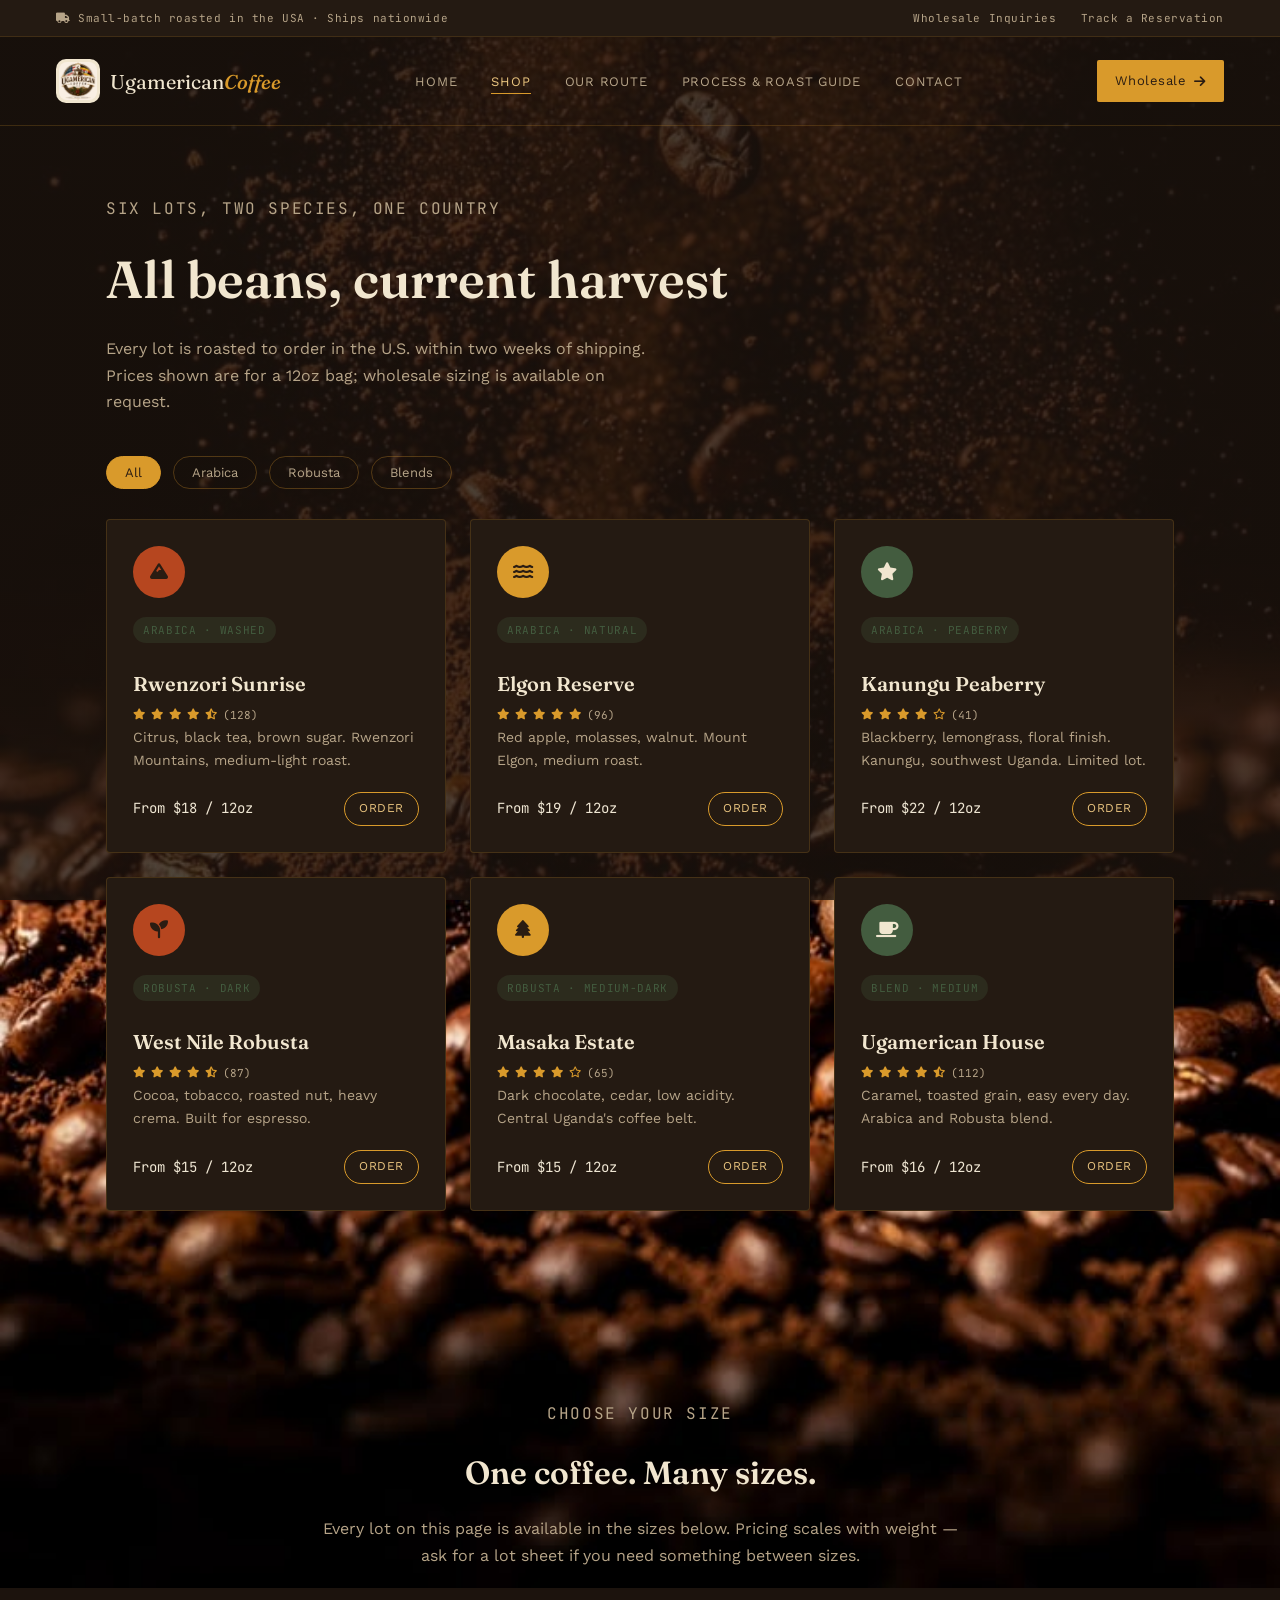
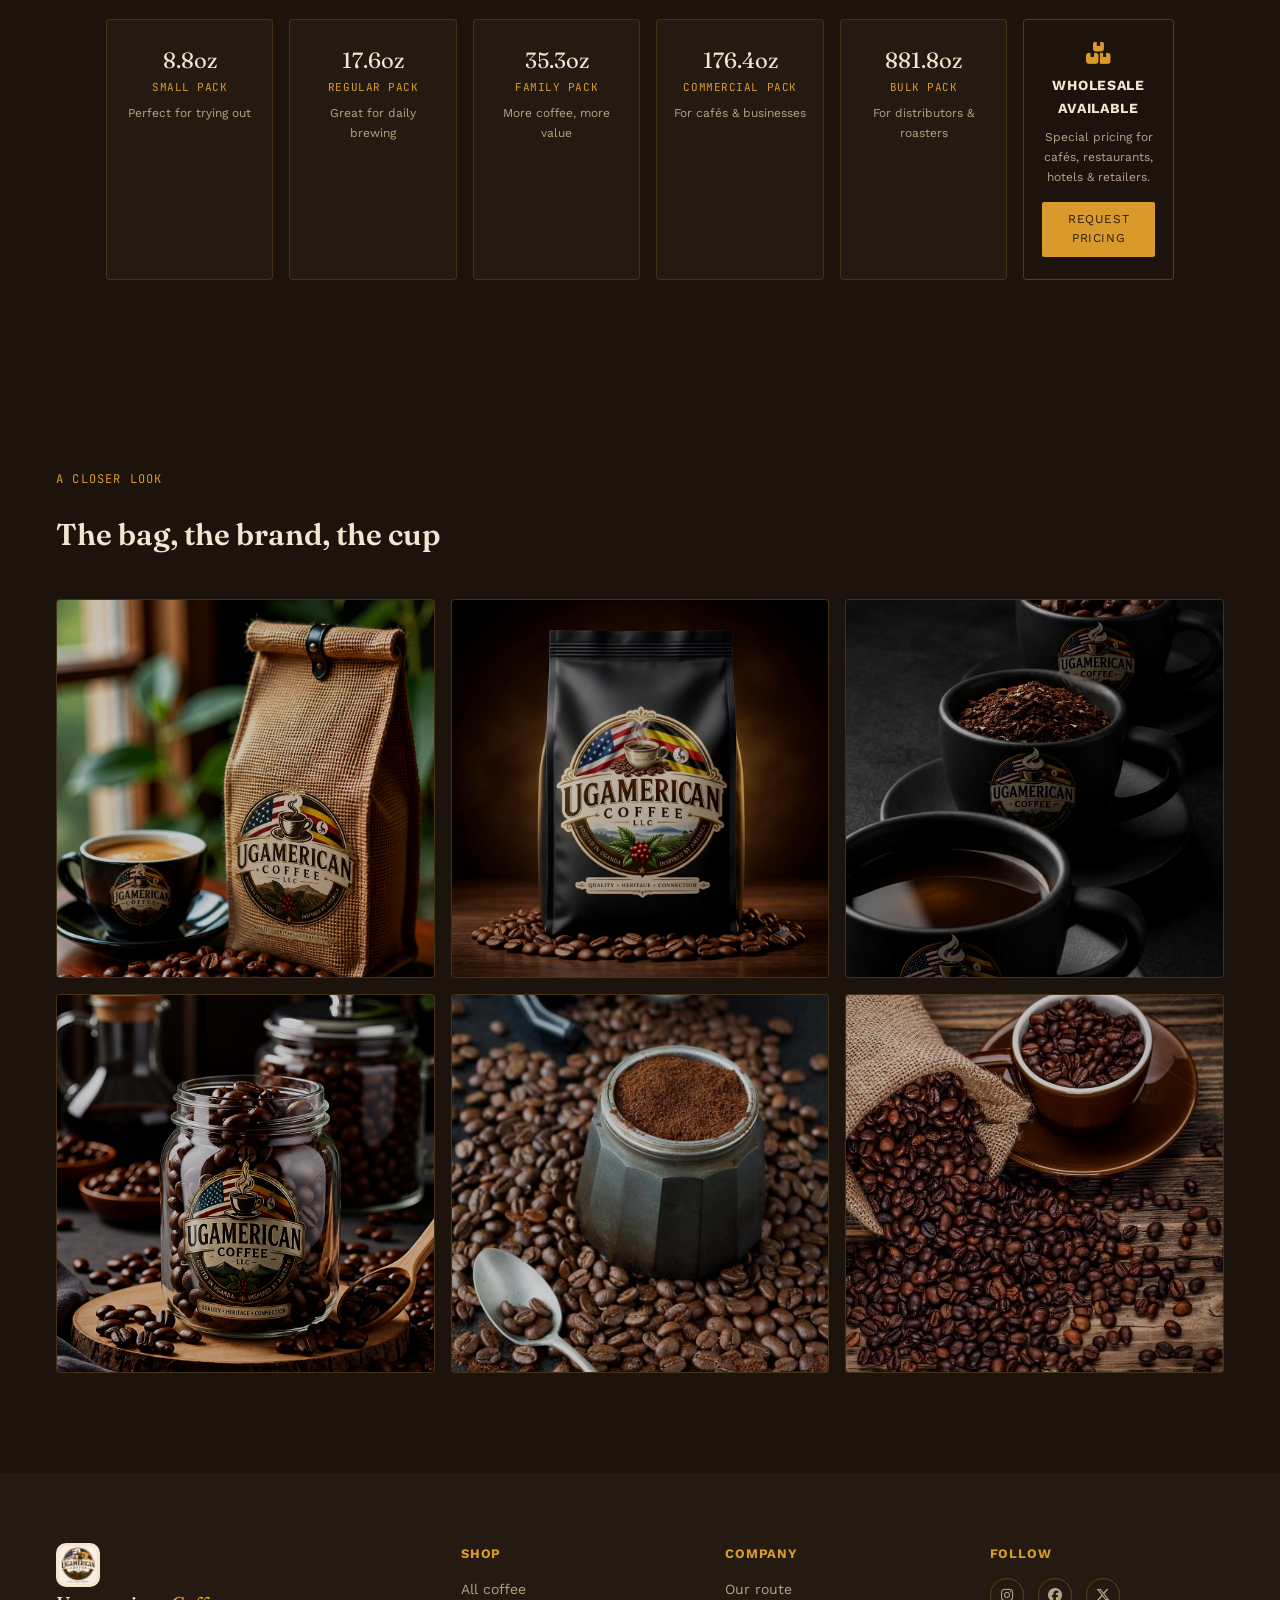
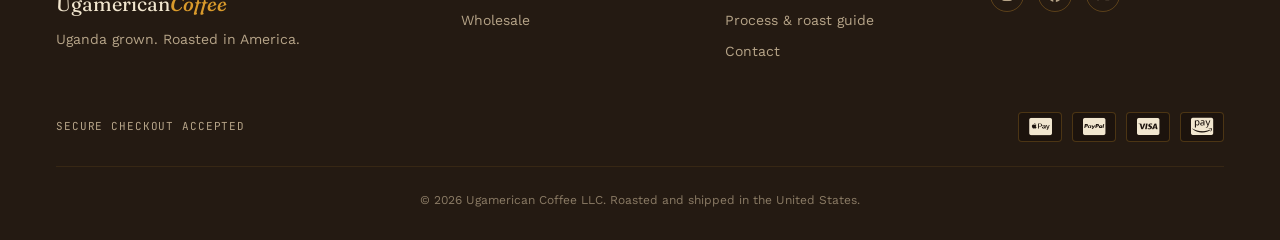
<file: shop.html>
<!DOCTYPE HTML>
<html lang="en">
<head>
<meta charset="utf-8">
<meta name="viewport" content="width=device-width, initial-scale=1.0">
<title>Shop — Ugamerican Coffee Co.</title>

<link rel="preconnect" href="https://fonts.googleapis.com">
<link rel="preconnect" href="https://fonts.gstatic.com" crossorigin>
<link href="https://fonts.googleapis.com/css2?family=Fraunces:ital,opsz,wght@0,9..144,400;0,9..144,600;1,9..144,500&family=Work+Sans:wght@300;400;500;600&family=JetBrains+Mono:wght@400;500&display=swap" rel="stylesheet">
<link rel="stylesheet" href="https://cdnjs.cloudflare.com/ajax/libs/font-awesome/6.7.2/css/all.min.css">
<link rel="icon" href="Image/logo.jpeg">
<link rel="stylesheet" href="style.css">
</head>
<body>

<header>
    <div class="topbar">
        <span><i class="fa-solid fa-truck"></i> Small-batch roasted in the USA · Ships nationwide</span>
        <div class="topbar-links">
            <a href="contact.html">Wholesale Inquiries</a>
            <a href="index.html#notify">Track a Reservation</a>
        </div>
    </div>
    <nav class="navbar">
        <a href="index.html" class="brand">
            <span class="logo-chip">
                <img src="Image/logo.jpeg" alt="Ugamerican Coffee LLC — rooted in Uganda, inspired by America">
            </span>
            <span class="brand-text">Ugamerican<em>Coffee</em></span>
        </a>
        <ul id="nav-links">
            <li><a href="index.html">Home</a></li>
            <li><a href="shop.html" class="active">Shop</a></li>
            <li><a href="about.html">Our Route</a></li>
            <li><a href="process.html">Process &amp; Roast Guide</a></li>
            <li><a href="contact.html">Contact</a></li>
        </ul>
        <button class="hamburger" id="hamburger" aria-label="Toggle menu" aria-expanded="false" aria-controls="nav-links"><span></span><span></span><span></span></button>
        <a href="contact.html" class="nav-cta">Wholesale <i class="fa-solid fa-arrow-right"></i></a>
    </nav>
</header>

<section class="page-hero">
    <p class="eyebrow">Six lots, two species, one country</p>
    <h1>All beans, current harvest</h1>
    <p>Every lot is roasted to order in the U.S. within two weeks of shipping.
    Prices shown are for a 12oz bag; wholesale sizing is available on request.</p>
</section>

<div class="shop-filters">
    <button class="active" data-filter="all">All</button>
    <button data-filter="arabica">Arabica</button>
    <button data-filter="robusta">Robusta</button>
    <button data-filter="blend">Blends</button>
</div>

<div class="shop-grid" id="shop-grid">

    <article class="product-card" data-species="arabica">
        <div class="bag" data-tone="clay"><i class="fa-solid fa-mountain"></i></div>
        <span class="tag">Arabica · Washed</span>
        <h3>Rwenzori Sunrise</h3>
        <div class="stars"><i class="fa-solid fa-star"></i><i class="fa-solid fa-star"></i><i class="fa-solid fa-star"></i><i class="fa-solid fa-star"></i><i class="fa-solid fa-star-half-stroke"></i><span>(128)</span></div>
        <p class="notes">Citrus, black tea, brown sugar. Rwenzori Mountains, medium-light roast.</p>
        <div class="price-row"><span>From $18 / 12oz</span><a href="contact.html" class="add">Order</a></div>
    </article>

    <article class="product-card" data-species="arabica">
        <div class="bag" data-tone="ochre"><i class="fa-solid fa-water"></i></div>
        <span class="tag">Arabica · Natural</span>
        <h3>Elgon Reserve</h3>
        <div class="stars"><i class="fa-solid fa-star"></i><i class="fa-solid fa-star"></i><i class="fa-solid fa-star"></i><i class="fa-solid fa-star"></i><i class="fa-solid fa-star"></i><span>(96)</span></div>
        <p class="notes">Red apple, molasses, walnut. Mount Elgon, medium roast.</p>
        <div class="price-row"><span>From $19 / 12oz</span><a href="contact.html" class="add">Order</a></div>
    </article>

    <article class="product-card" data-species="arabica">
        <div class="bag" data-tone="leaf"><i class="fa-solid fa-star"></i></div>
        <span class="tag">Arabica · Peaberry</span>
        <h3>Kanungu Peaberry</h3>
        <div class="stars"><i class="fa-solid fa-star"></i><i class="fa-solid fa-star"></i><i class="fa-solid fa-star"></i><i class="fa-solid fa-star"></i><i class="fa-regular fa-star"></i><span>(41)</span></div>
        <p class="notes">Blackberry, lemongrass, floral finish. Kanungu, southwest Uganda. Limited lot.</p>
        <div class="price-row"><span>From $22 / 12oz</span><a href="contact.html" class="add">Order</a></div>
    </article>

    <article class="product-card" data-species="robusta">
        <div class="bag" data-tone="clay"><i class="fa-solid fa-seedling"></i></div>
        <span class="tag">Robusta · Dark</span>
        <h3>West Nile Robusta</h3>
        <div class="stars"><i class="fa-solid fa-star"></i><i class="fa-solid fa-star"></i><i class="fa-solid fa-star"></i><i class="fa-solid fa-star"></i><i class="fa-solid fa-star-half-stroke"></i><span>(87)</span></div>
        <p class="notes">Cocoa, tobacco, roasted nut, heavy crema. Built for espresso.</p>
        <div class="price-row"><span>From $15 / 12oz</span><a href="contact.html" class="add">Order</a></div>
    </article>

    <article class="product-card" data-species="robusta">
        <div class="bag" data-tone="ochre"><i class="fa-solid fa-tree"></i></div>
        <span class="tag">Robusta · Medium-Dark</span>
        <h3>Masaka Estate</h3>
        <div class="stars"><i class="fa-solid fa-star"></i><i class="fa-solid fa-star"></i><i class="fa-solid fa-star"></i><i class="fa-solid fa-star"></i><i class="fa-regular fa-star"></i><span>(65)</span></div>
        <p class="notes">Dark chocolate, cedar, low acidity. Central Uganda's coffee belt.</p>
        <div class="price-row"><span>From $15 / 12oz</span><a href="contact.html" class="add">Order</a></div>
    </article>

    <article class="product-card" data-species="blend">
        <div class="bag" data-tone="leaf"><i class="fa-solid fa-mug-saucer"></i></div>
        <span class="tag">Blend · Medium</span>
        <h3>Ugamerican House</h3>
        <div class="stars"><i class="fa-solid fa-star"></i><i class="fa-solid fa-star"></i><i class="fa-solid fa-star"></i><i class="fa-solid fa-star"></i><i class="fa-solid fa-star-half-stroke"></i><span>(112)</span></div>
        <p class="notes">Caramel, toasted grain, easy every day. Arabica and Robusta blend.</p>
        <div class="price-row"><span>From $16 / 12oz</span><a href="contact.html" class="add">Order</a></div>
    </article>

</div>

<!-- SIZES & WHOLESALE -->
<section class="sizes">
    <div class="origins-head">
        <p class="eyebrow">Choose your size</p>
        <h2>One coffee. Many sizes.</h2>
        <p>Every lot on this page is available in the sizes below. Pricing
        scales with weight — ask for a lot sheet if you need something
        between sizes.</p>
    </div>
    <div class="sizes-inner">
        <div class="size-card">
            <span class="weight">8.8oz</span>
            <span class="size-name">Small pack</span>
            <p class="size-note">Perfect for trying out</p>
        </div>
        <div class="size-card">
            <span class="weight">17.6oz</span>
            <span class="size-name">Regular pack</span>
            <p class="size-note">Great for daily brewing</p>
        </div>
        <div class="size-card">
            <span class="weight">35.3oz</span>
            <span class="size-name">Family pack</span>
            <p class="size-note">More coffee, more value</p>
        </div>
        <div class="size-card">
            <span class="weight">176.4oz</span>
            <span class="size-name">Commercial pack</span>
            <p class="size-note">For cafés &amp; businesses</p>
        </div>
        <div class="size-card">
            <span class="weight">881.8oz</span>
            <span class="size-name">Bulk pack</span>
            <p class="size-note">For distributors &amp; roasters</p>
        </div>
        <div class="wholesale-box">
            <i class="fa-solid fa-boxes-stacked"></i>
            <h4>Wholesale available</h4>
            <p>Special pricing for cafés, restaurants, hotels &amp; retailers.</p>
            <a href="contact.html">Request pricing</a>
        </div>
    </div>
</section>

<!-- GALLERY -->
<section class="gallery">
    <div class="gallery-head">
        <div>
            <p class="eyebrow">A closer look</p>
            <h2>The bag, the brand, the cup</h2>
        </div>
    </div>
    <div class="gallery-grid">
        <div class="gallery-item">
            <img src="Image/BRAND-1.png" alt="Ugamerican Coffee burlap bag beside a full cup and dark chocolate">
        </div>
        <div class="gallery-item">
            <img src="Image/BLACK.jpeg" alt="Matte black bag of Ugamerican Coffee beans">
        </div>
        <div class="gallery-item">
            <img src="Image/CUP.jpeg" alt="Three Ugamerican Coffee cups showing beans, grounds, and brewed coffee">
        </div>
        <div class="gallery-item">
            <img src="Image/BRAND-2.png" alt="Glass jar of Ugamerican Coffee beans on a wood board">
        </div>
        <div class="gallery-item">
            <img src="Image/SPOON.jpeg" alt="Ground coffee and whole beans spilling around a moka pot filter basket with a spoon of beans">
        </div>
        <div class="gallery-item">
            <img src="Image/DELIVER.jpeg" alt="Burlap sack of coffee beans spilling beside a full cup and saucer on a wood table">
        </div>
    </div>
</section>

<footer>
    <div class="foot-grid">
        <div>
            <span class="logo-chip"><img src="Image/logo.jpeg" alt="Ugamerican Coffee LLC logo"></span>
            <span class="brand-text">Ugamerican<em>Coffee</em></span>
            <p>Uganda grown. Roasted in America.</p>
        </div>
        <div>
            <h4>Shop</h4>
            <a href="shop.html">All coffee</a>
            <a href="contact.html">Wholesale</a>
        </div>
        <div>
            <h4>Company</h4>
            <a href="about.html">Our route</a>
            <a href="process.html">Process &amp; roast guide</a>
            <a href="contact.html">Contact</a>
        </div>
        <div>
            <h4>Follow</h4>
            <div class="socials">
                <a href="#" aria-label="Instagram"><i class="fab fa-instagram"></i></a>
                <a href="#" aria-label="Facebook"><i class="fab fa-facebook"></i></a>
                <a href="#" aria-label="X"><i class="fab fa-x-twitter"></i></a>
            </div>
        </div>
    </div>
    <div class="payments">
        <span class="payments-label">Secure checkout accepted</span>
        <div class="payment-icons">
            <i class="fa-brands fa-cc-apple-pay" title="Apple Pay" aria-label="Apple Pay"></i>
            <i class="fa-brands fa-cc-paypal" title="PayPal" aria-label="PayPal"></i>
            <i class="fa-brands fa-cc-visa" title="Visa" aria-label="Visa"></i>
            <i class="fa-brands fa-cc-amazon-pay" title="Amazon Pay" aria-label="Amazon Pay"></i>
        </div>
    </div>
    <p class="copy">© 2026 Ugamerican Coffee LLC. Roasted and shipped in the United States.</p>
</footer>

<script src="script.js"></script>
</body>
</html>
</file>
<file: style.css>
/* ===== Tokens ===== */
:root {
    --roast: #1c130d;
    --roast-2: #241a12;
    --panel: #f1e6cf;
    --ink: #2a1c12;
    --ochre: #d99a2b;
    --ochre-soft: #e9c47f;
    --clay: #b6461f;
    --leaf: #435c3f;
    --cream: #efe6d3;
    --dim: #b6a488;

    --font-display: 'Fraunces', serif;
    --font-body: 'Work Sans', sans-serif;
    --font-mono: 'JetBrains Mono', monospace;
}

* { box-sizing: border-box; margin: 0; padding: 0; }
html { scroll-behavior: smooth; }

body {
    background-color: var(--roast);
    background-image:
        linear-gradient(180deg, rgba(28,19,13,0.82), rgba(28,19,13,0.78)),
        url("Image/BACKGROUND.jpeg");
    background-size: cover;
    background-position: center;
    background-repeat: no-repeat;
    background-attachment: fixed;
    color: var(--cream);
    font-family: var(--font-body);
    line-height: 1.65;
}

@media (max-width: 900px) {
    body { background-attachment: scroll; }
}

h1, h2, h3 { font-family: var(--font-display); font-weight: 600; color: var(--panel); }
a { color: inherit; text-decoration: none; }
img { max-width: 100%; display: block; }

/* ===== Navbar ===== */
.navbar {
    display: flex;
    align-items: center;
    justify-content: space-between;
    padding: 22px 56px;
    border-bottom: 1px solid rgba(217,154,43,0.2);
}

.brand { display: flex; align-items: center; gap: 10px; color: var(--ochre); }
.logo-chip {
    background: var(--panel);
    border-radius: 10px;
    padding: 3px;
    display: flex;
    align-items: center;
    overflow: hidden;
    width: 44px;
    height: 44px;
}
.logo-chip img { height: 100%; width: 100%; object-fit: cover; object-position: center; display: block; border-radius: 8px; }
.brand-text { font-family: var(--font-display); font-size: 20px; color: var(--panel); }
.brand-text em { font-style: italic; color: var(--ochre); font-weight: 500; }

/* ===== Packaging showcase ===== */
.packaging {
    display: grid;
    grid-template-columns: 0.8fr 1.2fr;
    gap: 50px;
    align-items: center;
    max-width: 1180px;
    margin: 0 auto;
    padding: 90px 56px;
}

.packaging-image {
    background: var(--roast-2);
    border: 1px solid rgba(217,154,43,0.2);
    border-radius: 6px;
    padding: 24px;
    display: flex;
    justify-content: center;
}

.packaging-image img { max-height: 480px; width: auto; border-radius: 4px; }

.packaging-copy h2 { font-size: 30px; margin-bottom: 16px; }
.packaging-copy p { color: var(--dim); font-size: 16px; margin-bottom: 16px; max-width: 460px; }
.packaging-copy ul { list-style: none; margin-top: 22px; }
.packaging-copy li { display: flex; gap: 10px; align-items: flex-start; color: var(--dim); font-size: 14px; margin-bottom: 12px; }
.packaging-copy li i { color: var(--ochre); margin-top: 3px; }

@media (max-width: 900px) {
    .packaging { grid-template-columns: 1fr; padding: 60px 24px; }
}

.navbar ul { display: flex; gap: 34px; list-style: none; }
.navbar ul a {
    font-size: 13px;
    letter-spacing: 0.06em;
    text-transform: uppercase;
    color: var(--dim);
    padding-bottom: 4px;
    border-bottom: 1px solid transparent;
    transition: color 0.2s, border-color 0.2s;
}
.navbar ul a:hover, .navbar ul a.active { color: var(--ochre-soft); border-color: var(--ochre); }

.nav-cta {
    font-size: 13px;
    letter-spacing: 0.04em;
    color: var(--ink);
    background: var(--ochre);
    padding: 10px 18px;
    border-radius: 2px;
    display: inline-flex;
    align-items: center;
    gap: 8px;
    transition: background 0.2s, transform 0.2s;
}
.nav-cta:hover { background: var(--ochre-soft); transform: translateY(-1px); }

.hamburger {
    display: none;
    flex-direction: column;
    justify-content: center;
    gap: 5px;
    width: 38px;
    height: 38px;
    background: none;
    border: 1px solid rgba(217,154,43,0.35);
    border-radius: 4px;
    cursor: pointer;
    padding: 0;
}
.hamburger span {
    display: block;
    width: 18px;
    height: 2px;
    margin: 0 auto;
    background: var(--ochre-soft);
    transition: transform 0.25s ease, opacity 0.2s ease;
}
.hamburger[aria-expanded="true"] span:nth-child(1) { transform: translateY(7px) rotate(45deg); }
.hamburger[aria-expanded="true"] span:nth-child(2) { opacity: 0; }
.hamburger[aria-expanded="true"] span:nth-child(3) { transform: translateY(-7px) rotate(-45deg); }

/* ===== Hero ===== */
.hero {
    display: grid;
    grid-template-columns: 1.1fr 1fr;
    align-items: center;
    gap: 40px;
    padding: 80px 56px 100px;
    max-width: 1280px;
    margin: 0 auto;
}

.eyebrow {
    font-family: var(--font-mono);
    font-size: 12px;
    letter-spacing: 0.1em;
    text-transform: uppercase;
    color: var(--ochre);
    margin-bottom: 20px;
}

.hero h1 {
    font-size: clamp(46px, 6vw, 72px);
    line-height: 1.02;
    margin-bottom: 22px;
}

.hero .lede { color: var(--dim); font-size: 17px; max-width: 440px; margin-bottom: 34px; }

.hero-actions { display: flex; gap: 16px; flex-wrap: wrap; }

.btn-solid, .btn-line {
    padding: 14px 28px;
    font-size: 13px;
    letter-spacing: 0.05em;
    text-transform: uppercase;
    border-radius: 2px;
    transition: transform 0.2s, background 0.2s;
}

.btn-solid { background: var(--clay); color: var(--panel); }
.btn-solid:hover { background: #cc521f; transform: translateY(-2px); }

.btn-line { border: 1px solid var(--ochre); color: var(--ochre-soft); }
.btn-line:hover { background: rgba(217,154,43,0.1); transform: translateY(-2px); }

.hero-route {
    background: var(--roast-2);
    border: 1px solid rgba(217,154,43,0.2);
    border-radius: 4px;
    aspect-ratio: 520 / 420;
}

#route-path { animation: dash 3.5s linear infinite; }
@keyframes dash { to { stroke-dashoffset: -140; } }

/* ===== Origins ===== */
.origins { padding: 100px 56px; background: var(--roast-2); }

.origins-head { max-width: 640px; margin: 0 auto 50px; text-align: center; }
.origins-head h2 { font-size: 32px; margin-bottom: 16px; }
.origins-head p { color: var(--dim); font-size: 16px; }

.origin-grid {
    display: grid;
    grid-template-columns: repeat(4, 1fr);
    gap: 20px;
    max-width: 1180px;
    margin: 0 auto;
}

.origin-card {
    background: var(--roast);
    border: 1px solid rgba(217,154,43,0.18);
    border-radius: 4px;
    padding: 30px 24px;
}

.tag {
    display: inline-block;
    font-family: var(--font-mono);
    font-size: 11px;
    letter-spacing: 0.06em;
    text-transform: uppercase;
    color: var(--leaf);
    background: rgba(67,92,63,0.25);
    padding: 4px 10px;
    border-radius: 20px;
    margin-bottom: 14px;
}

.origin-card h3 { font-size: 19px; margin-bottom: 10px; }
.origin-card p { color: var(--dim); font-size: 14px; }

/* ===== Featured products ===== */
.featured { padding: 100px 56px; max-width: 1180px; margin: 0 auto; }

.featured-head {
    display: flex;
    align-items: baseline;
    justify-content: space-between;
    margin-bottom: 40px;
}

.featured-head h2 { font-size: 30px; }

.see-all { font-size: 13px; color: var(--ochre-soft); display: inline-flex; gap: 8px; align-items: center; }

.product-row { display: grid; grid-template-columns: repeat(3, 1fr); gap: 24px; }

.product-card {
    background: var(--roast-2);
    border: 1px solid rgba(217,154,43,0.18);
    border-radius: 4px;
    padding: 26px;
    transition: transform 0.25s, border-color 0.25s;
}

.product-card:hover { transform: translateY(-5px); border-color: var(--ochre); }

.bag {
    width: 52px;
    height: 52px;
    border-radius: 50%;
    display: flex;
    align-items: center;
    justify-content: center;
    font-size: 18px;
    color: var(--ink);
    margin-bottom: 18px;
}

.bag[data-tone="clay"] { background: var(--clay); }
.bag[data-tone="ochre"] { background: var(--ochre); }
.bag[data-tone="leaf"] { background: var(--leaf); color: var(--panel); }

.product-card h3 { font-size: 20px; margin: 10px 0 6px; }
.product-card .notes { color: var(--dim); font-size: 14px; margin-bottom: 20px; }

.price-row { display: flex; align-items: center; justify-content: space-between; font-family: var(--font-mono); font-size: 14px; }

.add {
    border: 1px solid var(--ochre);
    color: var(--ochre-soft);
    padding: 6px 14px;
    border-radius: 20px;
    font-family: var(--font-body);
    font-size: 12px;
    text-transform: uppercase;
    letter-spacing: 0.05em;
    transition: background 0.2s;
}
.add:hover { background: rgba(217,154,43,0.15); }

/* ===== Why ===== */
.why {
    display: grid;
    grid-template-columns: repeat(3, 1fr);
    gap: 1px;
    background: rgba(217,154,43,0.18);
    border-top: 1px solid rgba(217,154,43,0.18);
    border-bottom: 1px solid rgba(217,154,43,0.18);
}

.why-item { background: var(--roast); padding: 50px 44px; }

.why-item .num {
    display: block;
    font-family: var(--font-display);
    font-style: italic;
    font-size: 22px;
    color: var(--ochre);
    margin-bottom: 14px;
}

.why-item p { color: var(--dim); font-size: 15px; }

/* ===== Newsletter ===== */
.newsletter {
    display: flex;
    align-items: center;
    justify-content: space-between;
    gap: 30px;
    flex-wrap: wrap;
    padding: 80px 56px;
    max-width: 1180px;
    margin: 0 auto;
}

.newsletter h2 { font-size: 28px; margin-bottom: 8px; }
.newsletter p { color: var(--dim); }

.newsletter form { display: flex; gap: 10px; }

.newsletter input {
    background: var(--roast-2);
    border: 1px solid rgba(217,154,43,0.3);
    color: var(--cream);
    padding: 13px 16px;
    border-radius: 2px;
    font-family: var(--font-body);
    min-width: 260px;
}

.newsletter button {
    background: var(--ochre);
    color: var(--ink);
    border: none;
    padding: 13px 22px;
    border-radius: 2px;
    font-size: 13px;
    text-transform: uppercase;
    letter-spacing: 0.05em;
    cursor: pointer;
    transition: background 0.2s;
}
.newsletter button:hover { background: var(--ochre-soft); }

/* ===== Footer ===== */
footer { background: var(--roast-2); padding: 70px 56px 30px; }

.foot-grid {
    display: grid;
    grid-template-columns: 1.6fr 1fr 1fr 1fr;
    gap: 30px;
    max-width: 1180px;
    margin: 0 auto 40px;
}

.foot-grid p { color: var(--dim); font-size: 14px; margin-top: 8px; }
.foot-grid h4 { font-family: var(--font-body); font-size: 13px; text-transform: uppercase; letter-spacing: 0.06em; color: var(--ochre); margin-bottom: 14px; }
.foot-grid a { display: block; color: var(--dim); font-size: 14px; margin-bottom: 8px; }
.foot-grid a:hover { color: var(--ochre-soft); }

.socials { display: flex; gap: 14px; }
.socials a {
    width: 34px; height: 34px;
    border: 1px solid rgba(217,154,43,0.3);
    border-radius: 50%;
    display: flex; align-items: center; justify-content: center;
}

.copy { text-align: center; color: var(--dim); font-size: 12px; opacity: 0.7; max-width: 1180px; margin: 0 auto; border-top: 1px solid rgba(217,154,43,0.15); padding-top: 24px; }

/* ===== Shared page header (shop/about/contact) ===== */
.page-hero { padding: 70px 56px 40px; max-width: 1180px; margin: 0 auto; }
.page-hero .eyebrow { margin-bottom: 14px; }
.page-hero h1 { font-size: clamp(36px, 5vw, 52px); margin-bottom: 14px; }
.page-hero p { color: var(--dim); max-width: 560px; font-size: 16px; }

/* ===== Shop grid ===== */
.shop-grid {
    display: grid;
    grid-template-columns: repeat(3, 1fr);
    gap: 24px;
    max-width: 1180px;
    margin: 20px auto 100px;
    padding: 0 56px;
}

.shop-filters {
    display: flex;
    gap: 12px;
    padding: 0 56px;
    max-width: 1180px;
    margin: 0 auto 30px;
}

.shop-filters button {
    background: none;
    border: 1px solid rgba(217,154,43,0.3);
    color: var(--dim);
    padding: 8px 18px;
    border-radius: 20px;
    font-family: var(--font-body);
    font-size: 13px;
    cursor: pointer;
    transition: background 0.2s, color 0.2s;
}
.shop-filters button.active, .shop-filters button:hover { background: var(--ochre); color: var(--ink); border-color: var(--ochre); }

/* ===== About page ===== */
.route-line {
    max-width: 900px;
    margin: 0 auto 100px;
    padding: 0 56px;
}

.timeline { position: relative; padding-left: 30px; border-left: 1px dashed rgba(217,154,43,0.4); }

.timeline-step { position: relative; padding-bottom: 46px; }
.timeline-step:last-child { padding-bottom: 0; }

.timeline-step::before {
    content: '';
    position: absolute;
    left: -35px;
    top: 4px;
    width: 10px; height: 10px;
    border-radius: 50%;
    background: var(--ochre);
}

.timeline-step .coord { font-family: var(--font-mono); font-size: 12px; color: var(--ochre); margin-bottom: 6px; display: block; }
.timeline-step h3 { font-size: 20px; margin-bottom: 8px; }
.timeline-step p { color: var(--dim); font-size: 15px; max-width: 520px; }

.about-block { max-width: 760px; margin: 0 auto 90px; padding: 0 56px; }
.about-block p { color: var(--dim); font-size: 16px; margin-bottom: 18px; }
.about-block p:first-of-type { color: var(--cream); font-size: 19px; font-family: var(--font-display); font-style: italic; }

/* ===== Contact page ===== */
.contact-wrap {
    display: grid;
    grid-template-columns: 1fr 1fr;
    gap: 50px;
    max-width: 1000px;
    margin: 0 auto 100px;
    padding: 0 56px;
}

.contact-form { display: flex; flex-direction: column; gap: 16px; }

.contact-form label { font-size: 13px; text-transform: uppercase; letter-spacing: 0.05em; color: var(--ochre); margin-bottom: 6px; display: block; }

.contact-form input, .contact-form select, .contact-form textarea {
    width: 100%;
    background: var(--roast-2);
    border: 1px solid rgba(217,154,43,0.3);
    color: var(--cream);
    padding: 12px 14px;
    border-radius: 2px;
    font-family: var(--font-body);
    font-size: 14px;
}

.contact-form textarea { min-height: 120px; resize: vertical; }

.contact-form button {
    align-self: flex-start;
    background: var(--clay);
    color: var(--panel);
    border: none;
    padding: 14px 30px;
    border-radius: 2px;
    text-transform: uppercase;
    letter-spacing: 0.05em;
    font-size: 13px;
    cursor: pointer;
    transition: background 0.2s;
}
.contact-form button:hover { background: #cc521f; }

.contact-info h3 { font-size: 20px; margin-bottom: 14px; }
.contact-info p { color: var(--dim); font-size: 15px; margin-bottom: 22px; }
.contact-info .row { display: flex; gap: 12px; align-items: flex-start; margin-bottom: 18px; color: var(--dim); font-size: 14px; }
.contact-info .row i { color: var(--ochre); width: 18px; margin-top: 3px; }

/* ===== Responsive ===== */
.navbar { position: relative; }

/* Nav collapses to the hamburger on tablets, laptops, and phones alike */
@media (max-width: 1080px) {
    .navbar { padding: 18px 24px; flex-wrap: wrap; }
    .navbar ul {
        display: none;
        flex-direction: column;
        gap: 0;
        position: absolute;
        top: 100%;
        left: 0;
        right: 0;
        background: var(--roast-2);
        border-bottom: 1px solid rgba(217,154,43,0.25);
        padding: 8px 24px 16px;
        z-index: 20;
    }
    .navbar ul.open { display: flex; }
    .navbar ul li { width: 100%; }
    .navbar ul a { display: block; padding: 14px 0; border-bottom: 1px solid rgba(217,154,43,0.1); border-bottom-width: 1px !important; }
    .navbar ul a.active, .navbar ul a:hover { border-color: rgba(217,154,43,0.1); }
    .hamburger { display: flex; }
    .nav-cta { display: none; }
}

@media (max-width: 900px) {
    .hero { grid-template-columns: 1fr; padding: 50px 24px 70px; }
    .origins, .featured, .newsletter, .why-item, footer { padding-left: 24px; padding-right: 24px; }
    .origin-grid, .product-row, .shop-grid, .why { grid-template-columns: 1fr; }
    .foot-grid { grid-template-columns: 1fr 1fr; }
    .contact-wrap { grid-template-columns: 1fr; padding: 0 24px; }
    .shop-grid, .shop-filters { padding: 0 24px; }
    .newsletter { padding: 60px 24px; }
}

/* ===== Locations (maps) ===== */
.locations { padding: 100px 56px; max-width: 1180px; margin: 0 auto; }

.locations-head { max-width: 640px; margin: 0 auto 50px; text-align: center; }
.locations-head h2 { font-size: 32px; margin-bottom: 16px; }
.locations-head p { color: var(--dim); font-size: 16px; }

.locations-grid {
    display: grid;
    grid-template-columns: repeat(2, 1fr);
    gap: 24px;
    max-width: 1180px;
    margin: 0 auto;
}

.location-card {
    background: var(--roast-2);
    border: 1px solid rgba(217,154,43,0.18);
    border-radius: 4px;
    padding: 26px;
}

.location-card h3 { font-size: 20px; margin: 10px 0 6px; }
.location-card .addr { font-family: var(--font-mono); font-size: 13px; color: var(--dim); margin-bottom: 18px; }

.map-frame {
    border-radius: 4px;
    overflow: hidden;
    border: 1px solid rgba(217,154,43,0.25);
    aspect-ratio: 4 / 3;
}
.map-frame iframe {
    width: 100%;
    height: 100%;
    border: 0;
    /* re-tints the light Google Maps embed to sit inside the dark roast palette */
    filter: invert(92%) hue-rotate(180deg) brightness(0.95) contrast(0.9);
}

/* ===== Gallery (shop page) ===== */
.gallery {
    position: relative;
    padding: 100px 56px;
}

.gallery-head, .gallery-grid { max-width: 1180px; margin-left: auto; margin-right: auto; }
.gallery-head { margin-bottom: 40px; }
.gallery-head h2 { font-size: 30px; }

.gallery-grid {
    display: grid;
    grid-template-columns: repeat(3, 1fr);
    gap: 16px;
}

.gallery-item {
    background: var(--roast-2);
    border: 1px solid rgba(217,154,43,0.18);
    border-radius: 4px;
    overflow: hidden;
    aspect-ratio: 1 / 1;
}
.gallery-item img {
    width: 100%;
    height: 100%;
    object-fit: cover;
    filter: brightness(0.78) contrast(1.03);
    transition: transform 0.3s ease, filter 0.3s ease;
}
.gallery-item:hover img { transform: scale(1.05); filter: brightness(0.92) contrast(1.03); }

/* ===== Payment methods (footer) ===== */
.payments {
    display: flex;
    align-items: center;
    justify-content: space-between;
    flex-wrap: wrap;
    gap: 16px;
    max-width: 1180px;
    margin: 0 auto 24px;
}

.payments-label {
    font-family: var(--font-mono);
    font-size: 11px;
    letter-spacing: 0.08em;
    text-transform: uppercase;
    color: var(--dim);
}

.payment-icons { display: flex; gap: 10px; }
.payment-icons i {
    width: 44px;
    height: 30px;
    display: flex;
    align-items: center;
    justify-content: center;
    font-size: 20px;
    color: var(--panel);
    background: var(--roast);
    border: 1px solid rgba(217,154,43,0.25);
    border-radius: 4px;
    transition: color 0.2s, border-color 0.2s;
}
.payment-icons i:hover { color: var(--ochre); border-color: var(--ochre); }

@media (max-width: 900px) {
    .locations { padding: 60px 24px; }
    .locations-grid { grid-template-columns: 1fr; }
    .gallery { padding: 60px 24px; }
    .gallery-grid { grid-template-columns: repeat(2, 1fr); }
    .payments { justify-content: flex-start; }
}

@media (max-width: 480px) {
    .gallery-grid { grid-template-columns: 1fr; }
}

@media (prefers-reduced-motion: reduce) {
    #route-path { animation: none; }
    * { transition: none !important; }
}

/* ===== Top utility bar ===== */
.topbar {
    display: flex;
    align-items: center;
    justify-content: space-between;
    padding: 9px 56px;
    background: var(--roast-2);
    border-bottom: 1px solid rgba(217,154,43,0.15);
    font-family: var(--font-mono);
    font-size: 11px;
    letter-spacing: 0.05em;
    color: var(--dim);
}
.topbar-links { display: flex; gap: 24px; }
.topbar-links a { display: flex; align-items: center; gap: 6px; transition: color 0.2s; }
.topbar-links a:hover { color: var(--ochre-soft); }
@media (max-width: 700px) {
    .topbar { padding: 8px 20px; flex-direction: column; gap: 6px; text-align: center; }
    .topbar-links { gap: 16px; }
}

/* ===== Journey (process page, with photos) ===== */
.journey { padding: 90px 56px 100px; max-width: 1180px; margin: 0 auto; }

/* Flexbox (not grid) so an incomplete last row centers instead of
   stretching one card wide — keeps every photo the same size at
   every breakpoint, from a 3-up desktop row down to a single
   full-width column on phones. */
.journey-grid {
    display: flex;
    flex-wrap: wrap;
    justify-content: center;
    gap: 26px;
}
.journey-step {
    flex: 1 1 300px;
    max-width: 340px;
    background: var(--roast-2);
    border: 1px solid rgba(217,154,43,0.18);
    border-radius: 6px;
    overflow: hidden;
    position: relative;
    transition: transform 0.25s, border-color 0.25s;
}
.journey-step:hover { transform: translateY(-5px); border-color: var(--ochre); }
.journey-img { aspect-ratio: 4 / 3; overflow: hidden; }
.journey-img img { width: 100%; height: 100%; object-fit: cover; filter: brightness(0.82) contrast(1.05); transition: transform 0.35s ease; }
.journey-step:hover .journey-img img { transform: scale(1.06); }
.step-no {
    position: absolute; top: 14px; left: 14px;
    font-family: var(--font-mono); font-size: 12px;
    background: rgba(28,19,13,0.78); color: var(--ochre);
    padding: 4px 10px; border-radius: 20px;
    border: 1px solid rgba(217,154,43,0.4);
}
.journey-step h3 { font-size: 18px; margin: 18px 20px 8px; }
.journey-step p { color: var(--dim); font-size: 14px; margin: 0 20px 22px; }

.journey-more { text-align: center; margin-top: 44px; }
.journey-more p { color: var(--dim); font-size: 15px; margin-bottom: 18px; }

/* Tablets / small laptops: settle at a clean 2-up rhythm instead of
   an awkward in-between wrap (avoids a lone 3rd card stretching). */
@media (max-width: 900px) and (min-width: 601px) {
    .journey-step { flex: 1 1 calc(50% - 26px); max-width: calc(50% - 13px); }
}

/* Phones: one full-width card per row so each photo stays large
   and readable rather than shrinking to fit two per row. */
@media (max-width: 600px) {
    .journey { padding: 50px 20px 60px; }
    .journey-grid { gap: 20px; }
    .journey-step { flex: 1 1 100%; max-width: 440px; }
}

/* ===== Roast levels ===== */
.roast-levels { padding: 100px 56px; background: var(--roast-2); }
.roast-grid {
    display: grid;
    grid-template-columns: repeat(4, 1fr);
    gap: 20px;
    max-width: 1180px;
    margin: 0 auto;
}
.roast-card {
    background: var(--roast);
    border: 1px solid rgba(217,154,43,0.18);
    border-radius: 6px;
    padding: 28px 22px;
    transition: transform 0.25s, border-color 0.25s;
}
.roast-card:hover { transform: translateY(-4px); border-color: var(--ochre); }
.roast-chip {
    width: 44px; height: 44px;
    border-radius: 50%;
    margin-bottom: 16px;
    border: 2px solid rgba(239,230,211,0.15);
    box-shadow: inset 0 -6px 10px rgba(0,0,0,0.25);
}
.roast-card[data-roast="light"] .roast-chip { background: #c9a06a; }
.roast-card[data-roast="medium"] .roast-chip { background: #9c6a34; }
.roast-card[data-roast="medium-dark"] .roast-chip { background: #6b4423; }
.roast-card[data-roast="dark"] .roast-chip { background: #3b2415; }
.roast-card .roast-sub {
    display: block; font-family: var(--font-mono); font-size: 11px;
    color: var(--ochre); text-transform: uppercase; letter-spacing: 0.06em;
    margin-bottom: 6px;
}
.roast-card h3 { font-size: 19px; margin-bottom: 12px; }
.roast-card p { color: var(--dim); font-size: 14px; margin-bottom: 14px; }
.roast-card ul { list-style: none; }
.roast-card li { font-size: 13px; color: var(--dim); padding-left: 15px; position: relative; margin-bottom: 7px; }
.roast-card li::before { content: '\2014'; position: absolute; left: -2px; top: 0; color: var(--ochre); font-size: 11px; }

.roast-spectrum {
    max-width: 1180px; margin: 46px auto 0;
}
.roast-spectrum .bar {
    height: 8px; border-radius: 4px;
    background: linear-gradient(90deg, #c9a06a, #9c6a34, #6b4423, #3b2415);
}
.roast-spectrum .labels {
    display: flex; justify-content: space-between;
    font-family: var(--font-mono); font-size: 11px;
    text-transform: uppercase; letter-spacing: 0.06em;
    color: var(--dim); margin-top: 10px;
}

/* ===== Choose your brew ===== */
.brew { padding: 100px 56px; max-width: 1180px; margin: 0 auto; }
.brew-grid {
    display: grid;
    grid-template-columns: repeat(4, 1fr);
    gap: 20px;
}
.brew-card {
    background: var(--roast-2);
    border: 1px solid rgba(217,154,43,0.18);
    border-radius: 4px;
    padding: 32px 22px;
    text-align: center;
    transition: transform 0.25s, border-color 0.25s;
}
.brew-card:hover { transform: translateY(-4px); border-color: var(--ochre); }
.brew-card i { font-size: 26px; color: var(--ochre); margin-bottom: 14px; }
.brew-card h3 { font-size: 17px; margin-bottom: 8px; }
.brew-card .tag { margin-bottom: 10px; }
.brew-card p { color: var(--dim); font-size: 13px; }

/* ===== CTA banner ===== */
.cta-banner {
    max-width: 1180px; margin: 0 auto 100px;
    padding: 46px 56px;
    display: flex; align-items: center; justify-content: space-between;
    gap: 24px; flex-wrap: wrap;
    background: var(--roast-2);
    border: 1px solid rgba(217,154,43,0.2);
    border-radius: 6px;
}
.cta-banner h3 { font-size: 22px; margin-bottom: 6px; }
.cta-banner p { color: var(--dim); font-size: 14px; }

/* ===== Subscribe & reserve ===== */
.subscribe { padding: 100px 56px; max-width: 1180px; margin: 0 auto; }
.subscribe-head { max-width: 640px; margin: 0 auto 50px; text-align: center; }
.subscribe-head h2 { font-size: 30px; margin-bottom: 14px; }
.subscribe-head p { color: var(--dim); font-size: 16px; }

.subscribe-grid {
    display: grid;
    grid-template-columns: 1fr 1.3fr;
    gap: 24px;
}
.subscribe-card {
    background: var(--roast-2);
    border: 1px solid rgba(217,154,43,0.18);
    border-radius: 6px;
    padding: 34px;
}
.subscribe-card h3 { font-size: 19px; margin-bottom: 10px; display: flex; gap: 10px; align-items: center; }
.subscribe-card h3 i { color: var(--ochre); }
.subscribe-card p { color: var(--dim); font-size: 14px; margin-bottom: 22px; }

.inline-form { display: flex; gap: 10px; flex-wrap: wrap; }
.inline-form input {
    flex: 1; min-width: 180px;
    background: var(--roast); border: 1px solid rgba(217,154,43,0.3);
    color: var(--cream); padding: 12px 14px; border-radius: 2px;
    font-family: var(--font-body); font-size: 14px;
}
.inline-form button {
    background: var(--ochre); color: var(--ink); border: none;
    padding: 12px 20px; border-radius: 2px; font-size: 13px;
    text-transform: uppercase; letter-spacing: 0.05em; cursor: pointer;
    transition: background 0.2s;
}
.inline-form button:hover { background: var(--ochre-soft); }
.subscribe-note { font-size: 12px; color: var(--dim); opacity: 0.75; margin-top: 12px; }

.reserve-form { display: flex; flex-direction: column; gap: 14px; }
.reserve-form .form-row { display: grid; grid-template-columns: 1fr 1fr; gap: 14px; }
.reserve-form label {
    font-size: 12px; text-transform: uppercase; letter-spacing: 0.05em;
    color: var(--ochre); margin-bottom: 6px; display: block;
}
.reserve-form input, .reserve-form select {
    width: 100%; background: var(--roast); border: 1px solid rgba(217,154,43,0.3);
    color: var(--cream); padding: 11px 13px; border-radius: 2px;
    font-family: var(--font-body); font-size: 14px;
}
.reserve-form button {
    align-self: flex-start;
    background: var(--clay); color: var(--panel); border: none;
    padding: 13px 28px; border-radius: 2px; text-transform: uppercase;
    letter-spacing: 0.05em; font-size: 13px; cursor: pointer;
    margin-top: 4px; transition: background 0.2s;
}
.reserve-form button:hover { background: #cc521f; }

@media (max-width: 900px) {
    .subscribe-grid { grid-template-columns: 1fr; }
    .reserve-form .form-row { grid-template-columns: 1fr; }
    .roast-grid, .brew-grid { grid-template-columns: repeat(2, 1fr); }
    .journey { padding: 60px 24px 70px; }
    .roast-levels, .brew, .subscribe { padding: 60px 24px; }
    .cta-banner { padding: 34px 24px; }
}
@media (max-width: 560px) {
    .roast-grid, .brew-grid { grid-template-columns: 1fr; }
}

/* ===== Sizes & wholesale (shop page) ===== */
.sizes { padding: 90px 56px; max-width: 1180px; margin: 0 auto; }
.sizes-inner {
    display: grid;
    grid-template-columns: 1fr 1fr 1fr 1fr 1fr 0.9fr;
    gap: 16px;
    align-items: stretch;
}
.size-card {
    background: var(--roast-2);
    border: 1px solid rgba(217,154,43,0.18);
    border-radius: 4px;
    padding: 22px 16px;
    text-align: center;
}
.size-card .weight { font-family: var(--font-display); font-size: 22px; color: var(--panel); margin-bottom: 4px; }
.size-card .size-name { font-family: var(--font-mono); font-size: 11px; color: var(--ochre); text-transform: uppercase; letter-spacing: 0.05em; margin-bottom: 8px; display: block; }
.size-card .size-note { color: var(--dim); font-size: 12px; }

.wholesale-box {
    background: var(--roast);
    border: 1px solid rgba(217,154,43,0.3);
    border-radius: 4px;
    padding: 22px 18px;
    text-align: center;
    display: flex; flex-direction: column; align-items: center; justify-content: center;
}
.wholesale-box i { font-size: 22px; color: var(--ochre); margin-bottom: 10px; }
.wholesale-box h4 { font-size: 14px; text-transform: uppercase; letter-spacing: 0.05em; margin-bottom: 8px; color: var(--panel); }
.wholesale-box p { color: var(--dim); font-size: 12px; margin-bottom: 14px; }
.wholesale-box a {
    font-size: 12px; text-transform: uppercase; letter-spacing: 0.05em;
    background: var(--ochre); color: var(--ink); padding: 8px 14px; border-radius: 2px;
}
.wholesale-box a:hover { background: var(--ochre-soft); }

@media (max-width: 900px) {
    .sizes { padding: 50px 24px; }
    .sizes-inner { grid-template-columns: repeat(3, 1fr); }
    .wholesale-box { grid-column: 1 / -1; }
}
@media (max-width: 560px) {
    .sizes-inner { grid-template-columns: repeat(2, 1fr); }
}

/* ===== Star ratings on product cards ===== */
.stars { display: flex; align-items: center; gap: 6px; margin: 6px 0 2px; }
.stars i { color: var(--ochre); font-size: 11px; }
.stars span { font-family: var(--font-mono); font-size: 11px; color: var(--dim); }

/* ===== Roast infographic (reference image) =====
   Sized as a supporting reference chart, not a hero image — the
   four cards above already carry the primary content. */
.roast-infographic {
    max-width: 420px;
    margin: 50px auto 0;
    background: var(--roast);
    border: 1px solid rgba(217,154,43,0.2);
    border-radius: 6px;
    padding: 10px;
}
.roast-infographic img {
    width: 100%;
    border-radius: 4px;
    display: block;
}
.roast-infographic figcaption {
    text-align: center;
    color: var(--dim);
    font-size: 11px;
    font-family: var(--font-mono);
    letter-spacing: 0.04em;
    margin-top: 12px;
}
@media (max-width: 600px) {
    .roast-infographic { max-width: 280px; margin-top: 30px; padding: 8px; border-radius: 5px; }
    .roast-infographic figcaption { font-size: 10px; padding: 0 6px; }
}
</file>
